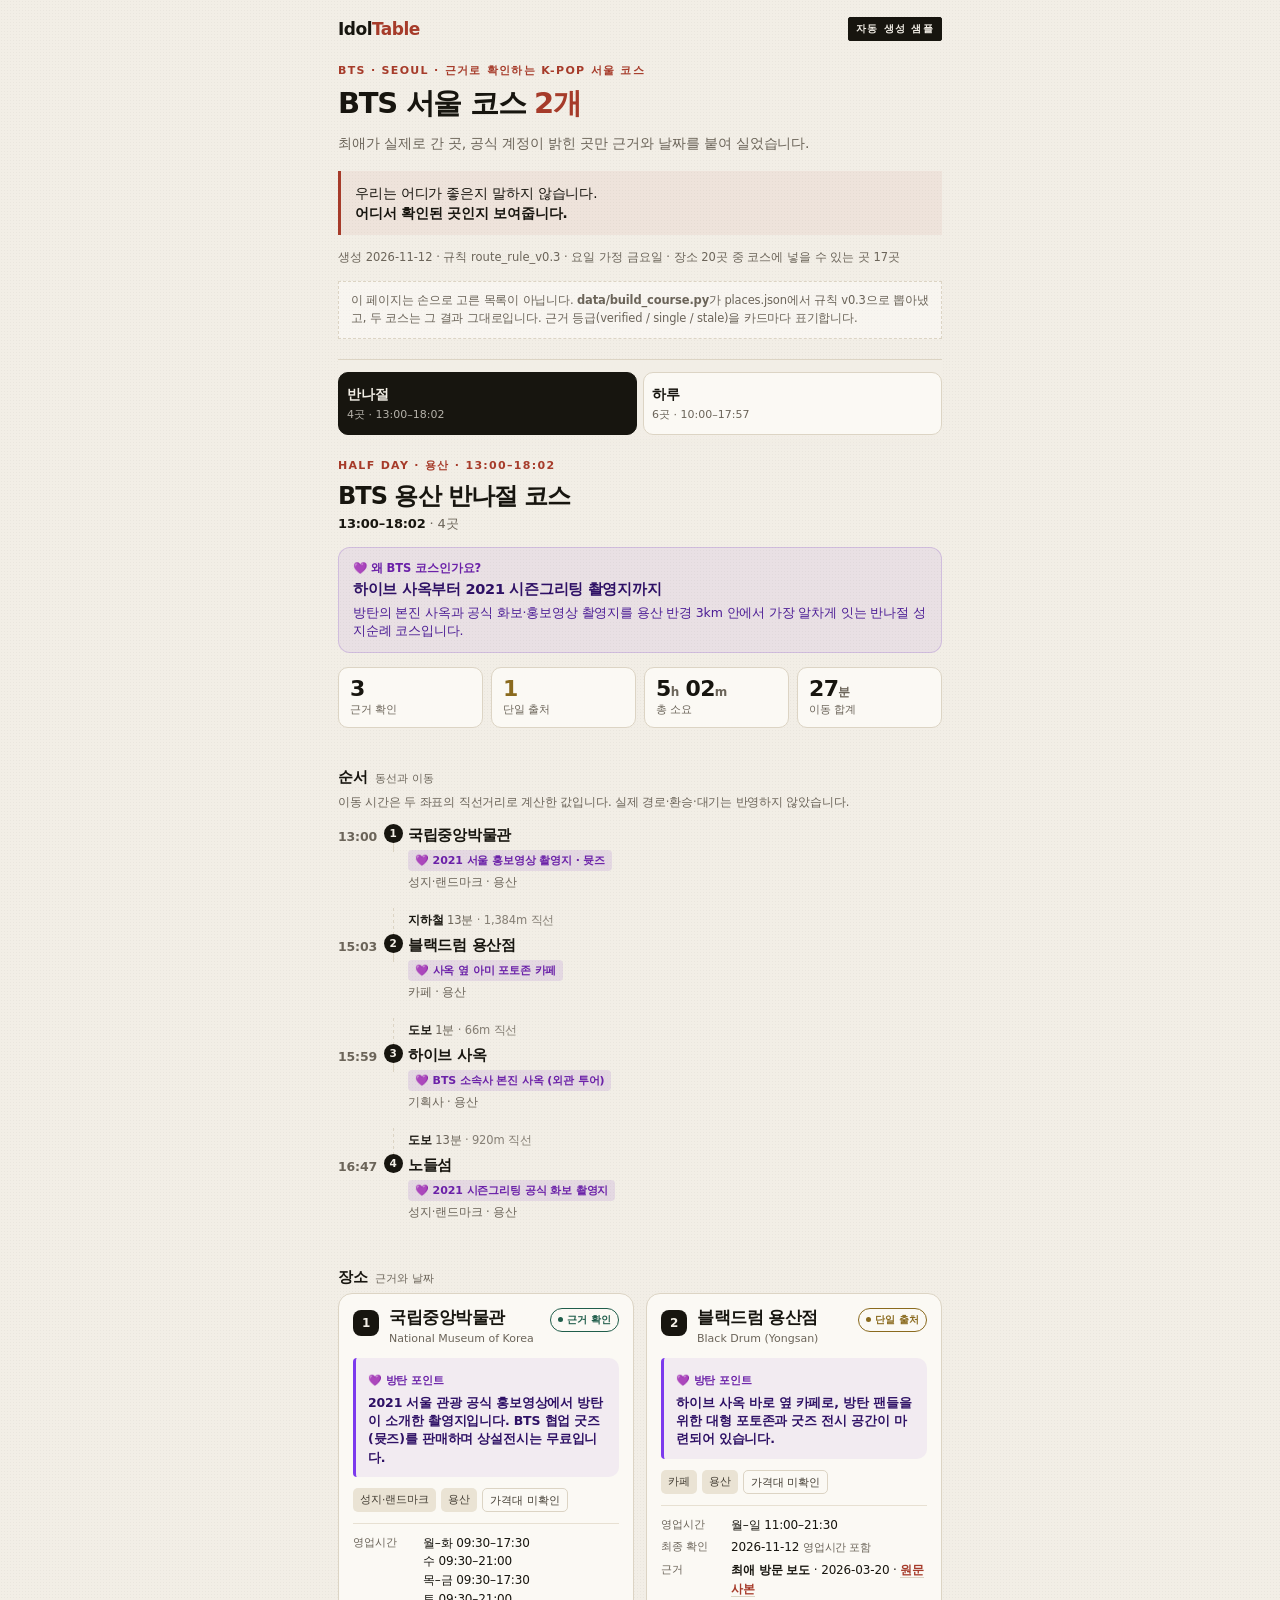
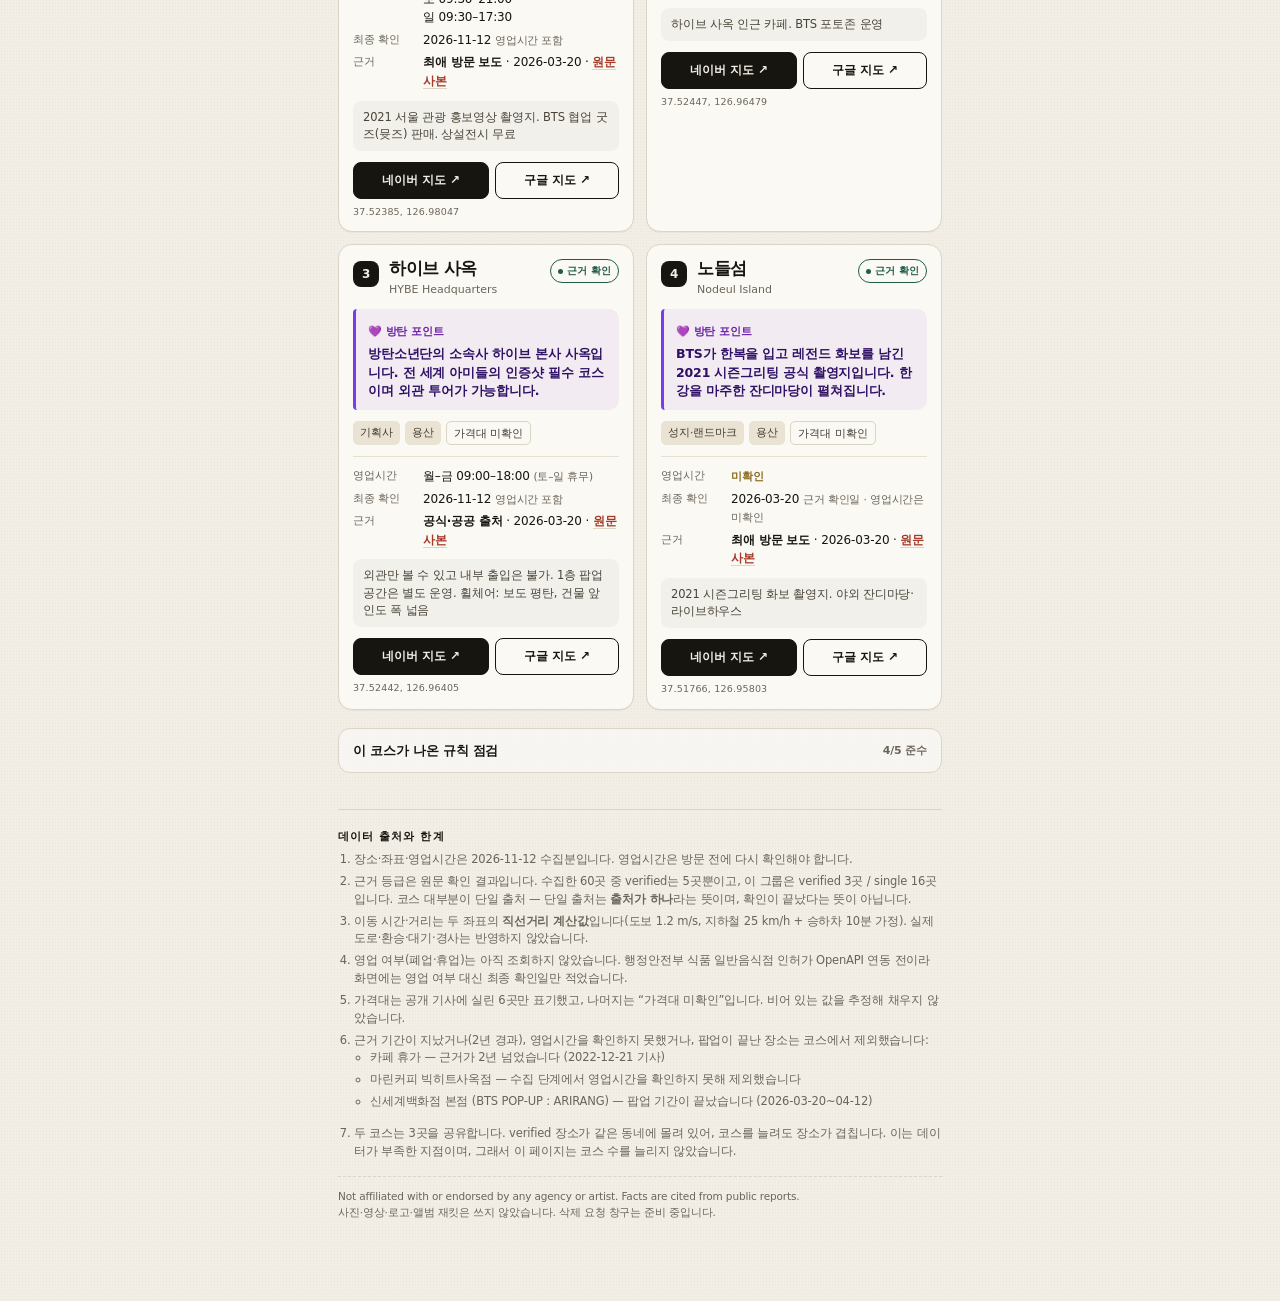
<file: sample-course-bts.html>
<!doctype html>
<html lang="ko">
<head>
<meta charset="utf-8">
<title>BTS 서울 코스 2개 — Idol Table (자동 생성 샘플)</title>
<meta name="viewport" content="width=device-width,initial-scale=1,viewport-fit=cover">
<meta name="theme-color" content="#f2eee6">
<meta name="color-scheme" content="light">
<meta name="robots" content="noindex">
<meta name="description" content="BTS 서울 반나절·하루 코스 자동 생성 샘플 — 장소 20곳 중 근거 확인 3곳, 근거와 날짜를 카드마다 표기. 2026-11-12 생성.">
<style>
:root{
  --paper:#f2eee6; --card:#fbf9f4; --ink:#17150f; --muted:#6b6459; --line:#dcd4c4;
  --line-soft:#e7e0d2; --brick:#a63b2a; --green:#1f5d4a; --amber:#8a6a1e; --chip:#eae3d4;
  --font: "Noto Sans CJK KR", -apple-system, BlinkMacSystemFont, "Apple SD Gothic Neo", "Pretendard", "Noto Sans KR", "Malgun Gothic", system-ui, sans-serif;
}
*{box-sizing:border-box}
html{-webkit-text-size-adjust:100%}
body{margin:0;background:var(--paper);color:var(--ink);font-family:var(--font);
  font-size:15px;line-height:1.55;letter-spacing:-0.01em;
  background-image:radial-gradient(rgba(23,21,15,.035) 1px, transparent 1px);
  background-size:3px 3px;}
a{color:inherit}
.wrap{max-width:430px;margin:0 auto;padding:0 18px 64px}

/* header */
.top{display:flex;align-items:center;justify-content:space-between;padding:16px 0 12px}
.brand{font-weight:800;letter-spacing:-0.03em;font-size:17px;text-decoration:none}
.brand span{color:var(--brick)}
.chip-sample{font-size:10px;letter-spacing:.14em;font-weight:700;border:1px solid var(--ink);
  padding:3px 7px;border-radius:2px;background:var(--ink);color:var(--paper)}

/* hero */
.hero{padding:8px 0 20px;border-bottom:1px solid var(--line)}
.eyebrow{margin:0 0 8px;font-size:11px;letter-spacing:.12em;text-transform:uppercase;color:var(--brick);font-weight:700}
h1{margin:0;font-size:29px;line-height:1.16;letter-spacing:-0.045em;font-weight:800}
h1 em{font-style:normal;color:var(--brick)}
.lede{margin:12px 0 0;color:var(--muted);font-size:14px}
.claim{margin:16px 0 0;padding:12px 14px;border-left:3px solid var(--brick);background:rgba(166,59,42,.06);
  font-size:13.5px;line-height:1.5}
.claim b{font-weight:700}
.metaline{margin:14px 0 0;font-size:11.5px;color:var(--muted);letter-spacing:0}
.nb{white-space:nowrap}
.sample-note{margin:14px 0 0;padding:10px 12px;border:1px dashed var(--line);font-size:11.5px;color:var(--muted);background:rgba(255,255,255,.4)}

/* tabs */
.tabs{position:sticky;top:0;z-index:5;display:flex;gap:6px;padding:12px 0;background:linear-gradient(var(--paper) 72%,rgba(242,238,230,0))}
.tabs button{flex:1;appearance:none;border:1px solid var(--line);background:var(--card);color:var(--ink);
  font:inherit;font-weight:700;font-size:13.5px;padding:11px 8px;border-radius:10px;cursor:pointer;
  display:flex;flex-direction:column;gap:1px;align-items:flex-start;transition:.15s}
.tabs button small{font-weight:500;color:var(--muted);font-size:11px}
.tabs button[aria-selected="true"]{background:var(--ink);color:var(--paper);border-color:var(--ink)}
.tabs button[aria-selected="true"] small{color:rgba(242,238,230,.72)}

/* course head */
.course-head{padding:10px 0 4px}
.course h2{margin:2px 0 4px;font-size:24px;letter-spacing:-0.04em;line-height:1.2}
.window{margin:0;color:var(--muted);font-size:13px}
.window b{color:var(--ink);font-variant-numeric:tabular-nums}

/* BTS highlights */
.course-theme{margin:12px 0 10px;padding:12px 14px;background:rgba(123,63,196,.08);border:1px solid rgba(123,63,196,.22);border-radius:12px}
.theme-tag{margin:0 0 3px;font-size:11.5px;font-weight:800;color:#6b21a8;letter-spacing:-.01em}
.theme-headline{margin:0 0 4px;font-size:14.5px;font-weight:800;color:#2e1065;letter-spacing:-.02em;line-height:1.35}
.theme-desc{margin:0;font-size:12.5px;color:#4c1d95;line-height:1.45}

.stats{display:grid;grid-template-columns:1fr 1fr;gap:8px;margin:14px 0 6px}
.stat{border:1px solid var(--line);border-radius:10px;background:var(--card);padding:9px 11px;
  display:flex;flex-direction:column}
.stat .n{font-size:22px;font-weight:800;letter-spacing:-0.03em;font-variant-numeric:tabular-nums;line-height:1.1}
.stat .n small{font-size:12px;font-weight:600;color:var(--muted)}
.stat .k{font-size:11px;color:var(--muted)}
.stat.single .n{color:var(--amber)}

h3.sec{display:flex;align-items:baseline;gap:8px;margin:28px 0 4px;font-size:15px;letter-spacing:-0.02em}
h3.sec span{font-size:11px;color:var(--muted);font-weight:500;letter-spacing:0}
.hint{margin:0 0 12px;font-size:11.5px;color:var(--muted)}

/* timeline */
.timeline{list-style:none;margin:0;padding:0}
.timeline .stop,.timeline .leg{display:grid;grid-template-columns:44px 22px 1fr;align-items:start}
.timeline .t{font-variant-numeric:tabular-nums;font-weight:700;font-size:12.5px;padding-top:3px;color:var(--muted)}
.timeline .rail{position:relative;display:flex;justify-content:center;min-height:26px}
.timeline .dot{width:19px;height:19px;border-radius:50%;background:var(--ink);color:var(--paper);
  font-size:10.5px;font-weight:700;display:flex;align-items:center;justify-content:center;z-index:1}
.timeline .stop:not(:last-child) .rail::after{content:"";position:absolute;top:19px;bottom:-2px;width:1px;background:var(--line)}
.timeline .body{padding:0 0 16px 4px}
.timeline .name{display:block;font-weight:700;font-size:15px;letter-spacing:-0.02em}
.timeline .bts-badge{display:inline-block;font-size:11px;font-weight:700;color:#6b21a8;background:rgba(123,63,196,.12);padding:2px 7px;border-radius:4px;margin:3px 0 2px;letter-spacing:-.01em}
.timeline .sub{display:block;font-size:11.5px;color:var(--muted);margin-top:1px}
.timeline .leg .leg-rail{position:relative;display:flex;justify-content:center}
.timeline .leg .leg-line{width:1px;height:26px;background:
  repeating-linear-gradient(to bottom,var(--line) 0 3px,transparent 3px 6px)}
.timeline .leg-body{font-size:11.5px;color:var(--muted);padding:4px 0 4px 4px}
.leg-mode{font-weight:700;color:var(--ink)}
.leg-dist{opacity:.8}

/* cards */
.cards{display:flex;flex-direction:column;gap:12px;margin-top:4px}
.card{background:var(--card);border:1px solid var(--line);border-radius:14px;padding:14px 14px 12px;
  position:relative;box-shadow:0 1px 0 rgba(23,21,15,.04)}
.card-head{display:flex;align-items:flex-start;gap:10px}
.stamp{flex:0 0 auto;width:26px;height:26px;border-radius:8px;background:var(--ink);color:var(--paper);
  display:flex;align-items:center;justify-content:center;font-size:12px;font-weight:700;margin-top:2px}
.titles{flex:1;min-width:0}
.card h3{margin:0;font-size:16.5px;letter-spacing:-0.03em;line-height:1.25}
.card .en{margin:1px 0 0;font-size:11px;color:var(--muted);letter-spacing:0}

.bts-callout{margin:11px 0 4px;padding:10px 12px;background:rgba(123,63,196,.07);border-left:3px solid #7c3aed;border-radius:4px 10px 10px 4px}
.bts-callout-tag{display:inline-block;font-size:11px;font-weight:800;color:#6b21a8;letter-spacing:-.01em}
.bts-callout-desc{margin:3px 0 0;font-size:12.5px;font-weight:600;color:#2e1065;line-height:1.45}

.grade{flex:0 0 auto;font-size:10px;font-weight:700;letter-spacing:.02em;padding:3px 7px;border-radius:20px;
  border:1px solid currentColor;display:inline-flex;align-items:center;gap:4px;white-space:nowrap}
.grade i{width:5px;height:5px;border-radius:50%;background:currentColor;display:block}
.grade.verified{color:var(--green)}
.grade.single{color:var(--amber)}
.grade.stale{color:var(--muted)}

.chips{display:flex;flex-wrap:wrap;gap:5px;margin:11px 0 0}
.chip{font-size:10.5px;background:var(--chip);border-radius:5px;padding:3px 7px;color:#413b31;letter-spacing:0}
.chip.price{background:transparent;border:1px solid var(--line)}
.pricenote{margin:3px 0 0;font-size:10px;color:var(--muted)}

.spec{display:grid;grid-template-columns:62px 1fr;gap:4px 8px;margin:11px 0 0;font-size:12px;
  border-top:1px solid var(--line-soft);padding-top:10px}
.spec dt{color:var(--muted);font-size:11px}
.spec dd{margin:0;font-variant-numeric:tabular-nums;min-width:0;overflow-wrap:anywhere}
.tiny{font-size:10.5px;color:var(--muted)}
.unk{font-size:10.5px;color:var(--amber);font-weight:600}
.evtype{font-weight:600}
.lnk{text-decoration:none;border-bottom:1px solid var(--line);color:var(--brick);font-weight:600}
.note{margin:10px 0 0;font-size:11.5px;color:#4a4438;background:rgba(23,21,15,.035);border-radius:8px;
  padding:8px 10px;line-height:1.5}
.maps{display:flex;flex-wrap:wrap;align-items:center;gap:6px;margin-top:11px}
.mapbtn{flex:1 1 auto;text-align:center;font-size:12px;font-weight:700;text-decoration:none;
  border:1px solid var(--ink);border-radius:8px;padding:8px 10px}
.mapbtn:first-child{background:var(--ink);color:var(--paper)}
.mapbtn:last-of-type{background:transparent}
.coord{flex:1 0 100%;font-size:9.5px;color:var(--muted);letter-spacing:.02em;font-variant-numeric:tabular-nums}

/* rules */
.rules{margin:18px 0 0;border:1px solid var(--line);border-radius:12px;background:rgba(255,255,255,.45)}
.rules summary{cursor:pointer;padding:12px 14px;font-size:12.5px;font-weight:700;display:flex;
  justify-content:space-between;align-items:center;gap:8px}
.cnt{font-weight:600;color:var(--muted);font-size:11px}
.rules table{width:100%;border-collapse:collapse;font-size:11.5px;margin:0 0 4px}
.rules th{text-align:left;color:var(--muted);font-weight:700;width:26px;padding:6px 0 6px 14px;vertical-align:top}
.rules td{padding:6px 14px 6px 6px;border-bottom:1px solid var(--line-soft)}
.rules td:last-child{width:64px;text-align:right;padding-right:14px}
.st{font-size:10px;font-weight:700;padding:2px 6px;border-radius:20px;white-space:nowrap}
.st.ok{color:var(--green);background:rgba(31,93,74,.1)}
.st.part{color:var(--amber);background:rgba(138,106,30,.12)}
.st.relax{color:var(--brick);background:rgba(166,59,42,.1)}
.exceptions{margin:4px 14px 14px;padding:10px 12px;border-radius:8px;background:rgba(166,59,42,.055);
  border:1px dashed rgba(166,59,42,.35)}
.ex-h{margin:0 0 6px;font-size:10.5px;font-weight:800;color:var(--brick);letter-spacing:.04em}
.exceptions ul{margin:0;padding-left:14px;font-size:11px;line-height:1.5}
.exceptions li+li{margin-top:6px}
.why{color:var(--muted)}

/* footer */
footer{margin-top:36px;border-top:1px solid var(--line);padding-top:18px;font-size:11.5px;color:var(--muted)}
footer h4{margin:0 0 6px;font-size:11px;letter-spacing:.1em;text-transform:uppercase;color:var(--ink)}
footer ol,footer ul{margin:0 0 14px;padding-left:16px;line-height:1.55}
footer li+li{margin-top:4px}
.legal{margin-top:16px;padding-top:12px;border-top:1px dashed var(--line);font-size:10.5px;line-height:1.5}
@media (min-width:520px){
  .wrap{max-width:640px;padding-bottom:80px}
  .stats{grid-template-columns:repeat(4,1fr)}
  .cards{display:grid;grid-template-columns:1fr 1fr}
}
</style>
</head>
<body>
<div class="wrap">

  <div class="top">
    <a class="brand" href="#">Idol<span>Table</span></a>
    <span class="chip-sample">자동 생성 샘플</span>
  </div>

  <section class="hero">
    <p class="eyebrow">BTS · Seoul · 근거로 확인하는 K-pop 서울 코스</p>
    <h1>BTS 서울 코스 <em>2개</em></h1>
    <p class="lede">최애가 실제로 간 곳, 공식 계정이 밝힌 곳만 근거와 날짜를 붙여 실었습니다.</p>
    <p class="claim">우리는 어디가 좋은지 말하지 않습니다.<br><b>어디서 확인된 곳인지 보여줍니다.</b></p>
    <p class="metaline">생성 2026-11-12 · 규칙 route_rule_v0.3 · 요일 가정 금요일 ·
      <span class="nb">장소 20곳</span> 중 <span class="nb">코스에 넣을 수 있는 곳 17곳</span></p>
    <p class="sample-note">이 페이지는 손으로 고른 목록이 아닙니다. <b>data/build_course.py</b>가
      places.json에서 규칙 v0.3으로 뽑아냈고, 두 코스는 그 결과 그대로입니다.
      근거 등급(verified / single / stale)을 카드마다 표기합니다.</p>
  </section>

  <div class="tabs" role="tablist" aria-label="코스 선택">
    <button role="tab" aria-selected="true" aria-controls="course-bts-half" data-target="bts-half"
      id="tab-bts-half">반나절 <small>4곳 · 13:00–18:02</small></button>
    <button role="tab" aria-selected="false" aria-controls="course-bts-full" data-target="bts-full"
      id="tab-bts-full">하루 <small>6곳 · 10:00–17:57</small></button>
  </div>

    <section class="course is-active" id="course-bts-half" data-course="bts-half" >
      <header class="course-head">
        <p class="eyebrow">Half day · 용산 · 13:00–18:02</p>
        <h2>BTS 용산 반나절 코스</h2>
        <p class="window"><b>13:00–18:02</b> · 4곳</p>
      <div class="course-theme">
        <p class="theme-tag">💜 왜 BTS 코스인가요?</p>
        <p class="theme-headline">하이브 사옥부터 2021 시즌그리팅 촬영지까지</p>
        <p class="theme-desc">방탄의 본진 사옥과 공식 화보·홍보영상 촬영지를 용산 반경 3km 안에서 가장 알차게 잇는 반나절 성지순례 코스입니다.</p>
      </div>
      <div class="stats">
        <div class="stat"><span class="n">3</span><span class="k">근거 확인</span></div>
        <div class="stat single"><span class="n">1</span><span class="k">단일 출처</span></div>
        <div class="stat wide"><span class="n">5<small>h</small> 02<small>m</small></span><span class="k">총 소요</span></div>
        <div class="stat wide"><span class="n">27<small>분</small></span><span class="k">이동 합계</span></div>
      </div>
      </header>

      <h3 class="sec">순서 <span>동선과 이동</span></h3>
      <p class="hint">이동 시간은 두 좌표의 직선거리로 계산한 값입니다. 실제 경로·환승·대기는 반영하지 않았습니다.</p>
      <ol class="timeline">
        <li class="stop">
          <span class="t">13:00</span>
          <span class="rail"><span class="dot">1</span></span>
          <span class="body">
            <span class="name">국립중앙박물관</span>
            <span class="bts-badge">💜 2021 서울 홍보영상 촬영지 · 뮷즈</span>
            <span class="sub">성지·랜드마크 · 용산</span>
          </span>
        </li>
        <li class="leg">
          <span class="leg-time"></span>
          <span class="leg-rail"><span class="leg-line"></span></span>
          <span class="leg-body"><span class="leg-mode">지하철</span> 13분 <span class="leg-dist">· 1,384m 직선</span></span>
        </li>
        <li class="stop">
          <span class="t">15:03</span>
          <span class="rail"><span class="dot">2</span></span>
          <span class="body">
            <span class="name">블랙드럼 용산점</span>
            <span class="bts-badge">💜 사옥 옆 아미 포토존 카페</span>
            <span class="sub">카페 · 용산</span>
          </span>
        </li>
        <li class="leg">
          <span class="leg-time"></span>
          <span class="leg-rail"><span class="leg-line"></span></span>
          <span class="leg-body"><span class="leg-mode">도보</span> 1분 <span class="leg-dist">· 66m 직선</span></span>
        </li>
        <li class="stop">
          <span class="t">15:59</span>
          <span class="rail"><span class="dot">3</span></span>
          <span class="body">
            <span class="name">하이브 사옥</span>
            <span class="bts-badge">💜 BTS 소속사 본진 사옥 (외관 투어)</span>
            <span class="sub">기획사 · 용산</span>
          </span>
        </li>
        <li class="leg">
          <span class="leg-time"></span>
          <span class="leg-rail"><span class="leg-line"></span></span>
          <span class="leg-body"><span class="leg-mode">도보</span> 13분 <span class="leg-dist">· 920m 직선</span></span>
        </li>
        <li class="stop">
          <span class="t">16:47</span>
          <span class="rail"><span class="dot">4</span></span>
          <span class="body">
            <span class="name">노들섬</span>
            <span class="bts-badge">💜 2021 시즌그리팅 공식 화보 촬영지</span>
            <span class="sub">성지·랜드마크 · 용산</span>
          </span>
        </li>
      </ol>

      <h3 class="sec">장소 <span>근거와 날짜</span></h3>
      <div class="cards">
      <article class="card" id="bts-nmk">
        <div class="card-head">
          <span class="stamp">1</span>
          <div class="titles">
            <h3>국립중앙박물관</h3>
            <p class="en">National Museum of Korea</p>
          </div>
          <span class="grade verified"><i></i>근거 확인</span>
        </div>

        <div class="bts-callout">
          <span class="bts-callout-tag">💜 방탄 포인트</span>
          <p class="bts-callout-desc">2021 서울 관광 공식 홍보영상에서 방탄이 소개한 촬영지입니다. BTS 협업 굿즈(뮷즈)를 판매하며 상설전시는 무료입니다.</p>
        </div>

        <div class="chips">
          <span class="chip">성지·랜드마크</span>
          <span class="chip">용산</span>
          <span class="chip price">가격대 미확인</span>
        </div>
        <p class="pricenote"></p>

        <dl class="spec">
          <dt>영업시간</dt><dd>월–화 09:30–17:30<br>수 09:30–21:00<br>목–금 09:30–17:30<br>토 09:30–21:00<br>일 09:30–17:30</dd>
          <dt>최종 확인</dt><dd>2026-11-12 <span class="tiny">영업시간 포함</span></dd>
          <dt>근거</dt><dd><span class="evtype">최애 방문 보도</span> · 2026-03-20 ·
            <a class="lnk" href="https://n.news.naver.com/article/022/0004114473" target="_blank" rel="noopener">원문</a> <a class="lnk" href="https://web.archive.org/web/20261112085911/https://n.news.naver.com/article/022/0004114473" target="_blank" rel="noopener">사본</a></dd>
        </dl>

        <p class="note">2021 서울 관광 홍보영상 촬영지. BTS 협업 굿즈(뮷즈) 판매. 상설전시 무료</p>

        <div class="maps">
          <a class="mapbtn" href="https://map.naver.com/p/search/%EA%B5%AD%EB%A6%BD%EC%A4%91%EC%95%99%EB%B0%95%EB%AC%BC%EA%B4%80" target="_blank" rel="noopener">네이버 지도 ↗</a>
          <a class="mapbtn" href="https://www.google.com/maps/search/?api=1&amp;query=37.523851,126.98047" target="_blank" rel="noopener">구글 지도 ↗</a>
          <span class="coord">37.52385, 126.98047</span>
        </div>
      </article>
      <article class="card" id="bts-black-drum">
        <div class="card-head">
          <span class="stamp">2</span>
          <div class="titles">
            <h3>블랙드럼 용산점</h3>
            <p class="en">Black Drum (Yongsan)</p>
          </div>
          <span class="grade single"><i></i>단일 출처</span>
        </div>

        <div class="bts-callout">
          <span class="bts-callout-tag">💜 방탄 포인트</span>
          <p class="bts-callout-desc">하이브 사옥 바로 옆 카페로, 방탄 팬들을 위한 대형 포토존과 굿즈 전시 공간이 마련되어 있습니다.</p>
        </div>

        <div class="chips">
          <span class="chip">카페</span>
          <span class="chip">용산</span>
          <span class="chip price">가격대 미확인</span>
        </div>
        <p class="pricenote"></p>

        <dl class="spec">
          <dt>영업시간</dt><dd>월–일 11:00–21:30</dd>
          <dt>최종 확인</dt><dd>2026-11-12 <span class="tiny">영업시간 포함</span></dd>
          <dt>근거</dt><dd><span class="evtype">최애 방문 보도</span> · 2026-03-20 ·
            <a class="lnk" href="https://n.news.naver.com/article/022/0004114473" target="_blank" rel="noopener">원문</a> <a class="lnk" href="https://web.archive.org/web/20261112085911/https://n.news.naver.com/article/022/0004114473" target="_blank" rel="noopener">사본</a></dd>
        </dl>

        <p class="note">하이브 사옥 인근 카페. BTS 포토존 운영</p>

        <div class="maps">
          <a class="mapbtn" href="https://map.naver.com/p/search/%EB%B8%94%EB%9E%99%EB%93%9C%EB%9F%BC%20%EC%9A%A9%EC%82%B0%EC%A0%90" target="_blank" rel="noopener">네이버 지도 ↗</a>
          <a class="mapbtn" href="https://www.google.com/maps/search/?api=1&amp;query=37.524471,126.964791" target="_blank" rel="noopener">구글 지도 ↗</a>
          <span class="coord">37.52447, 126.96479</span>
        </div>
      </article>
      <article class="card" id="bts-hybe-hq">
        <div class="card-head">
          <span class="stamp">3</span>
          <div class="titles">
            <h3>하이브 사옥</h3>
            <p class="en">HYBE Headquarters</p>
          </div>
          <span class="grade verified"><i></i>근거 확인</span>
        </div>

        <div class="bts-callout">
          <span class="bts-callout-tag">💜 방탄 포인트</span>
          <p class="bts-callout-desc">방탄소년단의 소속사 하이브 본사 사옥입니다. 전 세계 아미들의 인증샷 필수 코스이며 외관 투어가 가능합니다.</p>
        </div>

        <div class="chips">
          <span class="chip">기획사</span>
          <span class="chip">용산</span>
          <span class="chip price">가격대 미확인</span>
        </div>
        <p class="pricenote"></p>

        <dl class="spec">
          <dt>영업시간</dt><dd>월–금 09:00–18:00 <span class="tiny">(토–일 휴무)</span></dd>
          <dt>최종 확인</dt><dd>2026-11-12 <span class="tiny">영업시간 포함</span></dd>
          <dt>근거</dt><dd><span class="evtype">공식·공공 출처</span> · 2026-03-20 ·
            <a class="lnk" href="https://n.news.naver.com/article/022/0004114473" target="_blank" rel="noopener">원문</a> <a class="lnk" href="https://web.archive.org/web/20261112085911/https://n.news.naver.com/article/022/0004114473" target="_blank" rel="noopener">사본</a></dd>
        </dl>

        <p class="note">외관만 볼 수 있고 내부 출입은 불가. 1층 팝업 공간은 별도 운영. 휠체어: 보도 평탄, 건물 앞 인도 폭 넓음</p>

        <div class="maps">
          <a class="mapbtn" href="https://map.naver.com/p/search/%ED%95%98%EC%9D%B4%EB%B8%8C%20%EC%82%AC%EC%98%A5" target="_blank" rel="noopener">네이버 지도 ↗</a>
          <a class="mapbtn" href="https://www.google.com/maps/search/?api=1&amp;query=37.52442,126.96405" target="_blank" rel="noopener">구글 지도 ↗</a>
          <span class="coord">37.52442, 126.96405</span>
        </div>
      </article>
      <article class="card" id="bts-nodeul">
        <div class="card-head">
          <span class="stamp">4</span>
          <div class="titles">
            <h3>노들섬</h3>
            <p class="en">Nodeul Island</p>
          </div>
          <span class="grade verified"><i></i>근거 확인</span>
        </div>

        <div class="bts-callout">
          <span class="bts-callout-tag">💜 방탄 포인트</span>
          <p class="bts-callout-desc">BTS가 한복을 입고 레전드 화보를 남긴 2021 시즌그리팅 공식 촬영지입니다. 한강을 마주한 잔디마당이 펼쳐집니다.</p>
        </div>

        <div class="chips">
          <span class="chip">성지·랜드마크</span>
          <span class="chip">용산</span>
          <span class="chip price">가격대 미확인</span>
        </div>
        <p class="pricenote"></p>

        <dl class="spec">
          <dt>영업시간</dt><dd><span class="unk">미확인</span></dd>
          <dt>최종 확인</dt><dd>2026-03-20 <span class="tiny">근거 확인일 · 영업시간은 미확인</span></dd>
          <dt>근거</dt><dd><span class="evtype">최애 방문 보도</span> · 2026-03-20 ·
            <a class="lnk" href="https://n.news.naver.com/article/022/0004114473" target="_blank" rel="noopener">원문</a> <a class="lnk" href="https://web.archive.org/web/20261112085911/https://n.news.naver.com/article/022/0004114473" target="_blank" rel="noopener">사본</a></dd>
        </dl>

        <p class="note">2021 시즌그리팅 화보 촬영지. 야외 잔디마당·라이브하우스</p>

        <div class="maps">
          <a class="mapbtn" href="https://map.naver.com/p/search/%EB%85%B8%EB%93%A4%EC%84%AC" target="_blank" rel="noopener">네이버 지도 ↗</a>
          <a class="mapbtn" href="https://www.google.com/maps/search/?api=1&amp;query=37.51766,126.958034" target="_blank" rel="noopener">구글 지도 ↗</a>
          <span class="coord">37.51766, 126.95803</span>
        </div>
      </article>
      </div>

        <details class="rules">
          <summary>이 코스가 나온 규칙 점검 <span class="cnt">4/5 준수</span></summary>
          <table>
          <tr><th>R1</th><td>이동 상한(도보 15분·대중교통 20분)</td><td><span class="st ok">준수</span></td></tr>
          <tr><th>R2</th><td>도착 시각이 영업시간 안</td><td><span class="st part">부분 확인</span></td></tr>
          <tr><th>R3</th><td>활동 태그 2~3개</td><td><span class="st ok">준수</span></td></tr>
          <tr><th>R4</th><td>장소 수·식당·카페 포함</td><td><span class="st ok">준수</span></td></tr>
          <tr><th>R6</th><td>검증 우선·단일 출처 상한</td><td><span class="st ok">준수</span></td></tr>
          </table>
        <div class="exceptions">
          <p class="ex-h">규칙에서 벗어난 지점 — 왜</p>
          <ul>
          <li><b>R2 영업시간 확인</b> — 미확인 1곳 포함<br><span class="why">공공 공원·경기장으로 영업시간 데이터가 없음 — 상시 개방으로 단정하지 않고 미확인으로 표시</span></li>
          </ul>
        </div>
        </details>
    </section>
    <section class="course" id="course-bts-full" data-course="bts-full" hidden>
      <header class="course-head">
        <p class="eyebrow">Full day · 영등포 · 용산 · 10:00–17:57</p>
        <h2>BTS 용산 하루 코스</h2>
        <p class="window"><b>10:00–17:57</b> · 6곳</p>
      <div class="course-theme">
        <p class="theme-tag">💜 왜 BTS 코스인가요?</p>
        <p class="theme-headline">여의도 10주년 페스타부터 RM 단골 곱창집까지</p>
        <p class="theme-desc">아미 40만 명이 모였던 10주년 페스타 한강공원에서 출발해 하이브 사옥, 성지 분식점, 박물관, RM 방문 노포로 끝나는 풀데이 코스입니다.</p>
      </div>
      <div class="stats">
        <div class="stat"><span class="n">3</span><span class="k">근거 확인</span></div>
        <div class="stat single"><span class="n">3</span><span class="k">단일 출처</span></div>
        <div class="stat wide"><span class="n">7<small>h</small> 57<small>m</small></span><span class="k">총 소요</span></div>
        <div class="stat wide"><span class="n">56<small>분</small></span><span class="k">이동 합계</span></div>
      </div>
      </header>

      <h3 class="sec">순서 <span>동선과 이동</span></h3>
      <p class="hint">이동 시간은 두 좌표의 직선거리로 계산한 값입니다. 실제 경로·환승·대기는 반영하지 않았습니다.</p>
      <ol class="timeline">
        <li class="stop">
          <span class="t">10:00</span>
          <span class="rail"><span class="dot">1</span></span>
          <span class="body">
            <span class="name">여의도한강공원</span>
            <span class="bts-badge">💜 2023 데뷔 10주년 FESTA 메인 행사장</span>
            <span class="sub">성지·랜드마크 · 영등포</span>
          </span>
        </li>
        <li class="leg">
          <span class="leg-time"></span>
          <span class="leg-rail"><span class="leg-line"></span></span>
          <span class="leg-body"><span class="leg-mode">지하철</span> 15분 <span class="leg-dist">· 2,241m 직선</span></span>
        </li>
        <li class="stop">
          <span class="t">11:15</span>
          <span class="rail"><span class="dot">2</span></span>
          <span class="body">
            <span class="name">노들섬</span>
            <span class="bts-badge">💜 2021 시즌그리팅 공식 화보 촬영지</span>
            <span class="sub">성지·랜드마크 · 용산</span>
          </span>
        </li>
        <li class="leg">
          <span class="leg-time"></span>
          <span class="leg-rail"><span class="leg-line"></span></span>
          <span class="leg-body"><span class="leg-mode">도보</span> 13분 <span class="leg-dist">· 920m 직선</span></span>
        </li>
        <li class="stop">
          <span class="t">12:43</span>
          <span class="rail"><span class="dot">3</span></span>
          <span class="body">
            <span class="name">하이브 사옥</span>
            <span class="bts-badge">💜 BTS 소속사 본진 사옥 (외관 투어)</span>
            <span class="sub">기획사 · 용산</span>
          </span>
        </li>
        <li class="leg">
          <span class="leg-time"></span>
          <span class="leg-rail"><span class="leg-line"></span></span>
          <span class="leg-body"><span class="leg-mode">도보</span> 2분 <span class="leg-dist">· 171m 직선</span></span>
        </li>
        <li class="stop">
          <span class="t">13:21</span>
          <span class="rail"><span class="dot">4</span></span>
          <span class="body">
            <span class="name">슈퍼스타 떡볶이</span>
            <span class="sub">식당 · 용산</span>
          </span>
        </li>
        <li class="leg">
          <span class="leg-time"></span>
          <span class="leg-rail"><span class="leg-line"></span></span>
          <span class="leg-body"><span class="leg-mode">지하철</span> 13분 <span class="leg-dist">· 1,378m 직선</span></span>
        </li>
        <li class="stop">
          <span class="t">14:44</span>
          <span class="rail"><span class="dot">5</span></span>
          <span class="body">
            <span class="name">국립중앙박물관</span>
            <span class="bts-badge">💜 2021 서울 홍보영상 촬영지 · 뮷즈</span>
            <span class="sub">성지·랜드마크 · 용산</span>
          </span>
        </li>
        <li class="leg">
          <span class="leg-time"></span>
          <span class="leg-rail"><span class="leg-line"></span></span>
          <span class="leg-body"><span class="leg-mode">지하철</span> 13분 <span class="leg-dist">· 1,285m 직선</span></span>
        </li>
        <li class="stop">
          <span class="t">16:47</span>
          <span class="rail"><span class="dot">6</span></span>
          <span class="body">
            <span class="name">신림순대곱창볶음</span>
            <span class="bts-badge">💜 RM 방문 인증 삼각지 순대곱창 노포</span>
            <span class="sub">식당 · 용산 · 8,000–36,000원</span>
          </span>
        </li>
      </ol>

      <h3 class="sec">장소 <span>근거와 날짜</span></h3>
      <div class="cards">
      <article class="card" id="bts-yeouido">
        <div class="card-head">
          <span class="stamp">1</span>
          <div class="titles">
            <h3>여의도한강공원</h3>
            <p class="en">Yeouido Hangang Park</p>
          </div>
          <span class="grade single"><i></i>단일 출처</span>
        </div>

        <div class="bts-callout">
          <span class="bts-callout-tag">💜 방탄 포인트</span>
          <p class="bts-callout-desc">전 세계 아미 40만 명이 모였던 2023 데뷔 10주년 BTS FESTA 메인 이벤트가 열린 상징적인 한강공원입니다.</p>
        </div>

        <div class="chips">
          <span class="chip">성지·랜드마크</span>
          <span class="chip">영등포</span>
          <span class="chip price">가격대 미확인</span>
        </div>
        <p class="pricenote"></p>

        <dl class="spec">
          <dt>영업시간</dt><dd><span class="unk">미확인</span></dd>
          <dt>최종 확인</dt><dd>2025-11-25 <span class="tiny">근거 확인일 · 영업시간은 미확인</span></dd>
          <dt>근거</dt><dd><span class="evtype">공식·공공 출처</span> · 2025-11-25 ·
            <a class="lnk" href="https://english.visitseoul.net/editorspicks/BTS-Tour-eng/ENNjhj0gw" target="_blank" rel="noopener">원문</a> <a class="lnk" href="https://web.archive.org/web/20261112090049/https://english.visitseoul.net/editorspicks/BTS-Tour-eng/ENNjhj0gw" target="_blank" rel="noopener">사본</a></dd>
        </dl>

        <p class="note">2023 BTS 10주년 페스타 개최지. 공원 전체 무장애 동선</p>

        <div class="maps">
          <a class="mapbtn" href="https://map.naver.com/p/search/%EC%97%AC%EC%9D%98%EB%8F%84%ED%95%9C%EA%B0%95%EA%B3%B5%EC%9B%90" target="_blank" rel="noopener">네이버 지도 ↗</a>
          <a class="mapbtn" href="https://www.google.com/maps/search/?api=1&amp;query=37.526389,126.935129" target="_blank" rel="noopener">구글 지도 ↗</a>
          <span class="coord">37.52639, 126.93513</span>
        </div>
      </article>
      <article class="card" id="bts-nodeul">
        <div class="card-head">
          <span class="stamp">2</span>
          <div class="titles">
            <h3>노들섬</h3>
            <p class="en">Nodeul Island</p>
          </div>
          <span class="grade verified"><i></i>근거 확인</span>
        </div>

        <div class="bts-callout">
          <span class="bts-callout-tag">💜 방탄 포인트</span>
          <p class="bts-callout-desc">BTS가 한복을 입고 레전드 화보를 남긴 2021 시즌그리팅 공식 촬영지입니다. 한강을 마주한 잔디마당이 펼쳐집니다.</p>
        </div>

        <div class="chips">
          <span class="chip">성지·랜드마크</span>
          <span class="chip">용산</span>
          <span class="chip price">가격대 미확인</span>
        </div>
        <p class="pricenote"></p>

        <dl class="spec">
          <dt>영업시간</dt><dd><span class="unk">미확인</span></dd>
          <dt>최종 확인</dt><dd>2026-03-20 <span class="tiny">근거 확인일 · 영업시간은 미확인</span></dd>
          <dt>근거</dt><dd><span class="evtype">최애 방문 보도</span> · 2026-03-20 ·
            <a class="lnk" href="https://n.news.naver.com/article/022/0004114473" target="_blank" rel="noopener">원문</a> <a class="lnk" href="https://web.archive.org/web/20261112085911/https://n.news.naver.com/article/022/0004114473" target="_blank" rel="noopener">사본</a></dd>
        </dl>

        <p class="note">2021 시즌그리팅 화보 촬영지. 야외 잔디마당·라이브하우스</p>

        <div class="maps">
          <a class="mapbtn" href="https://map.naver.com/p/search/%EB%85%B8%EB%93%A4%EC%84%AC" target="_blank" rel="noopener">네이버 지도 ↗</a>
          <a class="mapbtn" href="https://www.google.com/maps/search/?api=1&amp;query=37.51766,126.958034" target="_blank" rel="noopener">구글 지도 ↗</a>
          <span class="coord">37.51766, 126.95803</span>
        </div>
      </article>
      <article class="card" id="bts-hybe-hq">
        <div class="card-head">
          <span class="stamp">3</span>
          <div class="titles">
            <h3>하이브 사옥</h3>
            <p class="en">HYBE Headquarters</p>
          </div>
          <span class="grade verified"><i></i>근거 확인</span>
        </div>

        <div class="bts-callout">
          <span class="bts-callout-tag">💜 방탄 포인트</span>
          <p class="bts-callout-desc">방탄소년단의 소속사 하이브 본사 사옥입니다. 전 세계 아미들의 인증샷 필수 코스이며 외관 투어가 가능합니다.</p>
        </div>

        <div class="chips">
          <span class="chip">기획사</span>
          <span class="chip">용산</span>
          <span class="chip price">가격대 미확인</span>
        </div>
        <p class="pricenote"></p>

        <dl class="spec">
          <dt>영업시간</dt><dd>월–금 09:00–18:00 <span class="tiny">(토–일 휴무)</span></dd>
          <dt>최종 확인</dt><dd>2026-11-12 <span class="tiny">영업시간 포함</span></dd>
          <dt>근거</dt><dd><span class="evtype">공식·공공 출처</span> · 2026-03-20 ·
            <a class="lnk" href="https://n.news.naver.com/article/022/0004114473" target="_blank" rel="noopener">원문</a> <a class="lnk" href="https://web.archive.org/web/20261112085911/https://n.news.naver.com/article/022/0004114473" target="_blank" rel="noopener">사본</a></dd>
        </dl>

        <p class="note">외관만 볼 수 있고 내부 출입은 불가. 1층 팝업 공간은 별도 운영. 휠체어: 보도 평탄, 건물 앞 인도 폭 넓음</p>

        <div class="maps">
          <a class="mapbtn" href="https://map.naver.com/p/search/%ED%95%98%EC%9D%B4%EB%B8%8C%20%EC%82%AC%EC%98%A5" target="_blank" rel="noopener">네이버 지도 ↗</a>
          <a class="mapbtn" href="https://www.google.com/maps/search/?api=1&amp;query=37.52442,126.96405" target="_blank" rel="noopener">구글 지도 ↗</a>
          <span class="coord">37.52442, 126.96405</span>
        </div>
      </article>
      <article class="card" id="bts-superstar">
        <div class="card-head">
          <span class="stamp">4</span>
          <div class="titles">
            <h3>슈퍼스타 떡볶이</h3>
            <p class="en">Superstar Tteokbokki</p>
          </div>
          <span class="grade single"><i></i>단일 출처</span>
        </div>

        <div class="bts-callout">
          <span class="bts-callout-tag">💜 방탄 포인트</span>
          <p class="bts-callout-desc">하이브 사옥 인근. BTS 관련 포토존·굿즈로 꾸며진 즉석떡볶이집</p>
        </div>

        <div class="chips">
          <span class="chip">식당</span>
          <span class="chip">용산</span>
          <span class="chip price">가격대 미확인</span>
        </div>
        <p class="pricenote"></p>

        <dl class="spec">
          <dt>영업시간</dt><dd>월–일 11:00–22:00</dd>
          <dt>최종 확인</dt><dd>2026-11-12 <span class="tiny">영업시간 포함</span></dd>
          <dt>근거</dt><dd><span class="evtype">최애 방문 보도</span> · 2026-03-20 ·
            <a class="lnk" href="https://n.news.naver.com/article/022/0004114473" target="_blank" rel="noopener">원문</a> <a class="lnk" href="https://web.archive.org/web/20261112085911/https://n.news.naver.com/article/022/0004114473" target="_blank" rel="noopener">사본</a></dd>
        </dl>

        <p class="note">하이브 사옥 인근. BTS 관련 포토존·굿즈로 꾸며진 즉석떡볶이집</p>

        <div class="maps">
          <a class="mapbtn" href="https://map.naver.com/p/search/%EC%8A%88%ED%8D%BC%EC%8A%A4%ED%83%80%20%EB%96%A1%EB%B3%B6%EC%9D%B4" target="_blank" rel="noopener">네이버 지도 ↗</a>
          <a class="mapbtn" href="https://www.google.com/maps/search/?api=1&amp;query=37.525745,126.965026" target="_blank" rel="noopener">구글 지도 ↗</a>
          <span class="coord">37.52575, 126.96503</span>
        </div>
      </article>
      <article class="card" id="bts-nmk">
        <div class="card-head">
          <span class="stamp">5</span>
          <div class="titles">
            <h3>국립중앙박물관</h3>
            <p class="en">National Museum of Korea</p>
          </div>
          <span class="grade verified"><i></i>근거 확인</span>
        </div>

        <div class="bts-callout">
          <span class="bts-callout-tag">💜 방탄 포인트</span>
          <p class="bts-callout-desc">2021 서울 관광 공식 홍보영상에서 방탄이 소개한 촬영지입니다. BTS 협업 굿즈(뮷즈)를 판매하며 상설전시는 무료입니다.</p>
        </div>

        <div class="chips">
          <span class="chip">성지·랜드마크</span>
          <span class="chip">용산</span>
          <span class="chip price">가격대 미확인</span>
        </div>
        <p class="pricenote"></p>

        <dl class="spec">
          <dt>영업시간</dt><dd>월–화 09:30–17:30<br>수 09:30–21:00<br>목–금 09:30–17:30<br>토 09:30–21:00<br>일 09:30–17:30</dd>
          <dt>최종 확인</dt><dd>2026-11-12 <span class="tiny">영업시간 포함</span></dd>
          <dt>근거</dt><dd><span class="evtype">최애 방문 보도</span> · 2026-03-20 ·
            <a class="lnk" href="https://n.news.naver.com/article/022/0004114473" target="_blank" rel="noopener">원문</a> <a class="lnk" href="https://web.archive.org/web/20261112085911/https://n.news.naver.com/article/022/0004114473" target="_blank" rel="noopener">사본</a></dd>
        </dl>

        <p class="note">2021 서울 관광 홍보영상 촬영지. BTS 협업 굿즈(뮷즈) 판매. 상설전시 무료</p>

        <div class="maps">
          <a class="mapbtn" href="https://map.naver.com/p/search/%EA%B5%AD%EB%A6%BD%EC%A4%91%EC%95%99%EB%B0%95%EB%AC%BC%EA%B4%80" target="_blank" rel="noopener">네이버 지도 ↗</a>
          <a class="mapbtn" href="https://www.google.com/maps/search/?api=1&amp;query=37.523851,126.98047" target="_blank" rel="noopener">구글 지도 ↗</a>
          <span class="coord">37.52385, 126.98047</span>
        </div>
      </article>
      <article class="card" id="bts-samgakji">
        <div class="card-head">
          <span class="stamp">6</span>
          <div class="titles">
            <h3>신림순대곱창볶음</h3>
            <p class="en">Samgakji Sillim Sundae Bokkeum</p>
          </div>
          <span class="grade single"><i></i>단일 출처</span>
        </div>

        <div class="bts-callout">
          <span class="bts-callout-tag">💜 방탄 포인트</span>
          <p class="bts-callout-desc">RM이 실제로 찾아 식사하고 간 삼각지 로컬 맛집입니다. 매장 안에 RM 방문 인증 사진이 게시되어 있습니다.</p>
        </div>

        <div class="chips">
          <span class="chip">식당</span>
          <span class="chip">용산</span>
          <span class="chip price">8,000–36,000원</span>
        </div>
        <p class="pricenote"><span class="tiny">기사 2026-03-20 기준 메뉴 가격</span></p>

        <dl class="spec">
          <dt>영업시간</dt><dd>월–일 16:00–03:00</dd>
          <dt>최종 확인</dt><dd>2026-11-12 <span class="tiny">영업시간 포함</span></dd>
          <dt>근거</dt><dd><span class="evtype">최애 방문 보도</span> · 2026-03-20 ·
            <a class="lnk" href="https://www.koreaherald.com/article/10698046" target="_blank" rel="noopener">원문</a> <a class="lnk" href="https://web.archive.org/web/20261112085117/https://www.koreaherald.com/article/10698046" target="_blank" rel="noopener">사본</a></dd>
        </dl>

        <p class="note">RM 방문, 매장에 사진 게시. 저녁 16시 이후 영업</p>

        <div class="maps">
          <a class="mapbtn" href="https://map.naver.com/p/search/%EC%8B%A0%EB%A6%BC%EC%88%9C%EB%8C%80%EA%B3%B1%EC%B0%BD%EB%B3%B6%EC%9D%8C" target="_blank" rel="noopener">네이버 지도 ↗</a>
          <a class="mapbtn" href="https://www.google.com/maps/search/?api=1&amp;query=37.533926,126.973323" target="_blank" rel="noopener">구글 지도 ↗</a>
          <span class="coord">37.53393, 126.97332</span>
        </div>
      </article>
      </div>

        <details class="rules">
          <summary>이 코스가 나온 규칙 점검 <span class="cnt">3/5 준수</span></summary>
          <table>
          <tr><th>R1</th><td>이동 상한(도보 15분·대중교통 20분)</td><td><span class="st ok">준수</span></td></tr>
          <tr><th>R2</th><td>도착 시각이 영업시간 안</td><td><span class="st part">부분 확인</span></td></tr>
          <tr><th>R3</th><td>활동 태그 2~3개</td><td><span class="st ok">준수</span></td></tr>
          <tr><th>R4</th><td>장소 수·식당·카페 포함</td><td><span class="st ok">준수</span></td></tr>
          <tr><th>R6</th><td>검증 우선·단일 출처 상한</td><td><span class="st relax">완화</span></td></tr>
          </table>
        <div class="exceptions">
          <p class="ex-h">규칙에서 벗어난 지점 — 왜</p>
          <ul>
          <li><b>R6 단일 출처 상한(코스당 1곳)</b> — single 3곳<br><span class="why">BTS verified 장소가 3곳뿐이라 6곳 코스를 만들면 verified를 모두 넣어도 single이 3곳 이상 필요</span></li>
          <li><b>R2 영업시간 확인</b> — 미확인 2곳 포함<br><span class="why">공공 공원·경기장으로 영업시간 데이터가 없음 — 상시 개방으로 단정하지 않고 미확인으로 표시</span></li>
          </ul>
        </div>
        </details>
    </section>

  <footer>
    <h4>데이터 출처와 한계</h4>
    <ol>
      <li>장소·좌표·영업시간은 2026-11-12 수집분입니다. 영업시간은 방문 전에 다시 확인해야 합니다.</li>
      <li>근거 등급은 원문 확인 결과입니다. 수집한 60곳 중 verified는 5곳뿐이고,
        이 그룹은 verified 3곳 / single 16곳입니다.
        코스 대부분이 단일 출처 — 단일 출처는 <b>출처가 하나</b>라는 뜻이며, 확인이 끝났다는 뜻이 아닙니다.</li>
      <li>이동 시간·거리는 두 좌표의 <b>직선거리 계산값</b>입니다(도보 1.2 m/s, 지하철 25 km/h + 승하차 10분 가정).
        실제 도로·환승·대기·경사는 반영하지 않았습니다.</li>
      <li>영업 여부(폐업·휴업)는 아직 조회하지 않았습니다. 행정안전부 식품 일반음식점 인허가 OpenAPI 연동 전이라
        화면에는 영업 여부 대신 최종 확인일만 적었습니다.</li>
      <li>가격대는 공개 기사에 실린 6곳만 표기했고, 나머지는 “가격대 미확인”입니다. 비어 있는 값을 추정해 채우지 않았습니다.</li>
      <li>근거 기간이 지났거나(2년 경과), 영업시간을 확인하지 못했거나, 팝업이 끝난 장소는 코스에서 제외했습니다:
        <ul>
            <li>카페 휴가 — 근거가 2년 넘었습니다 (2022-12-21 기사)</li>
            <li>마린커피 빅히트사옥점 — 수집 단계에서 영업시간을 확인하지 못해 제외했습니다</li>
            <li>신세계백화점 본점 (BTS POP-UP : ARIRANG) — 팝업 기간이 끝났습니다 (2026-03-20~04-12)</li>
        </ul>
      </li>
      <li>두 코스는 3곳을 공유합니다. verified 장소가 같은 동네에 몰려 있어, 코스를 늘려도 장소가 겹칩니다.
        이는 데이터가 부족한 지점이며, 그래서 이 페이지는 코스 수를 늘리지 않았습니다.</li>
    </ol>
    <div class="legal">
      Not affiliated with or endorsed by any agency or artist. Facts are cited from public reports.<br>
      사진·영상·로고·앨범 재킷은 쓰지 않았습니다. 삭제 요청 창구는 준비 중입니다.
    </div>
  </footer>
</div>

<script>
(function(){
  var tabs = Array.prototype.slice.call(document.querySelectorAll('.tabs button'));
  function select(id){
    tabs.forEach(function(b){ b.setAttribute('aria-selected', String(b.dataset.target === id)); });
    document.querySelectorAll('.course').forEach(function(s){
      var on = s.dataset.course === id;
      s.hidden = !on;
      s.classList.toggle('is-active', on);
    });
  }
  tabs.forEach(function(b){ b.addEventListener('click', function(){ select(b.dataset.target); }); });
})();
</script>
</body>
</html>
</file>
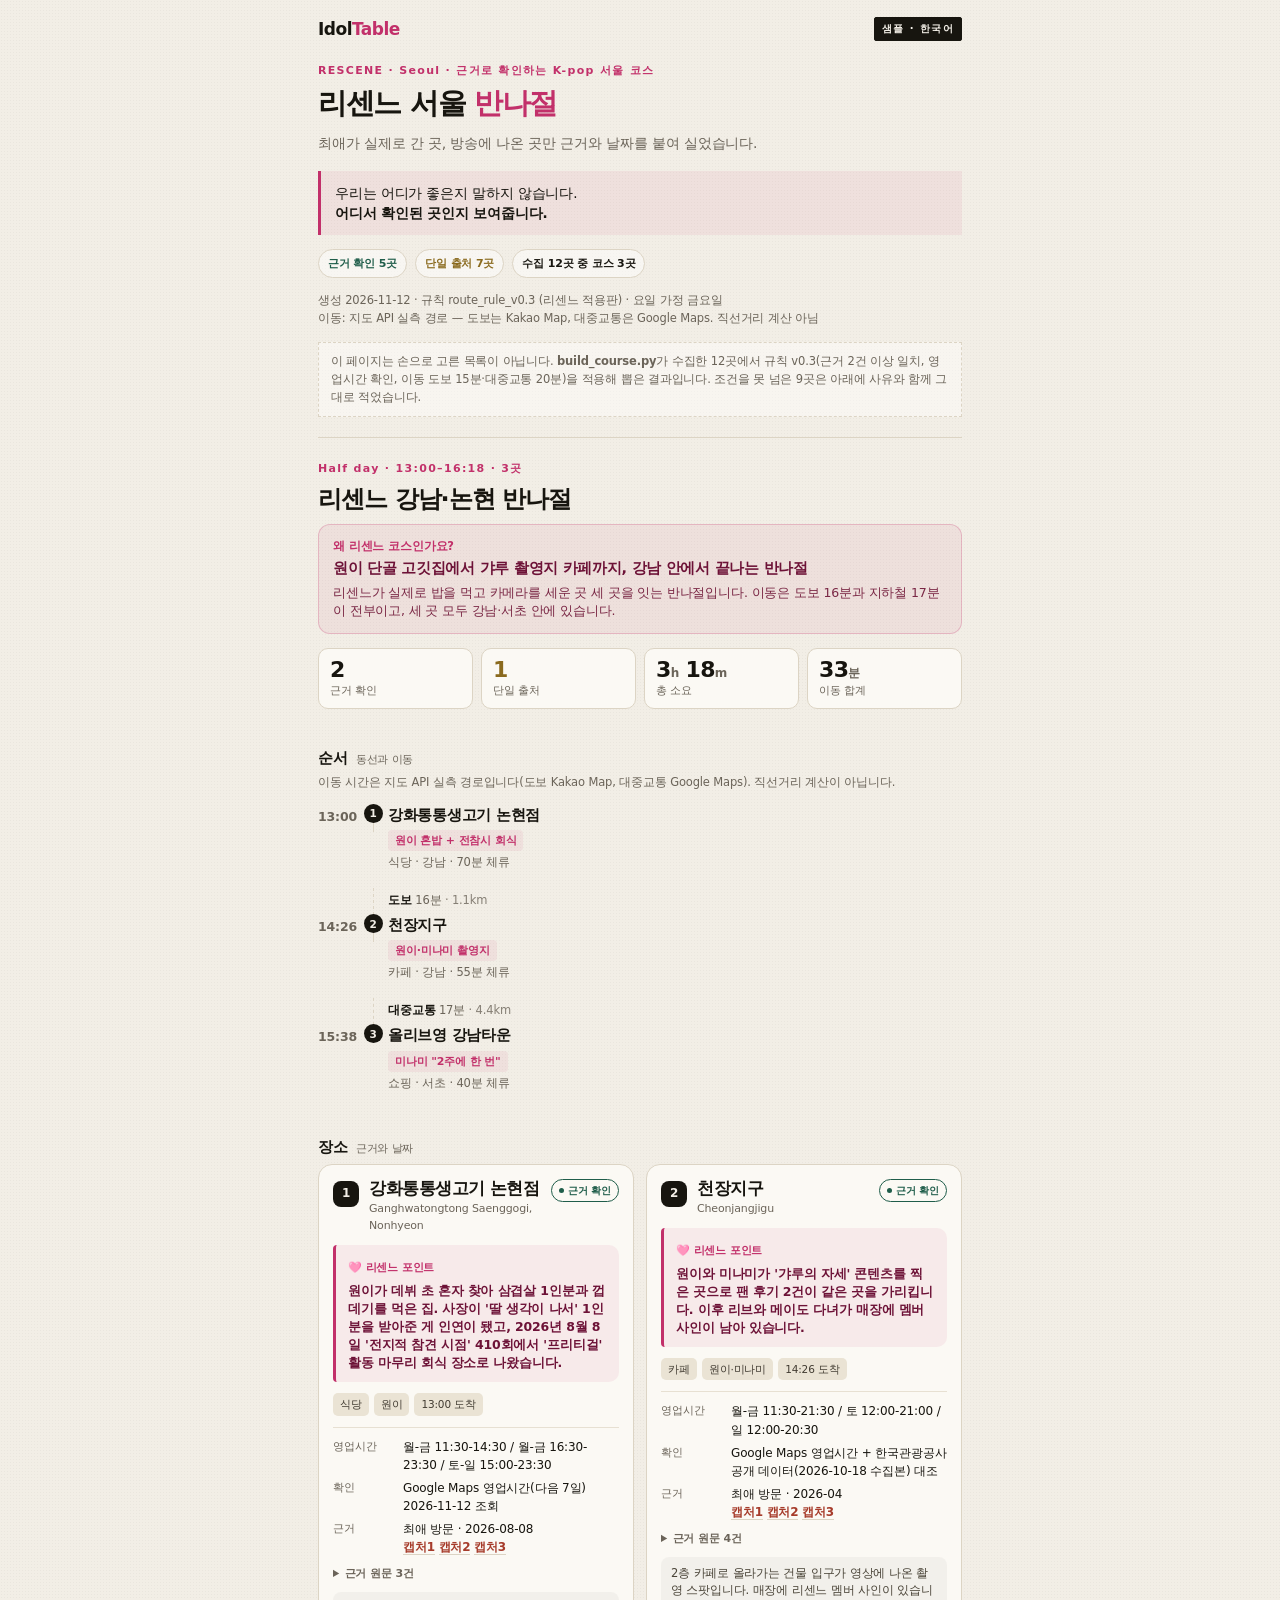
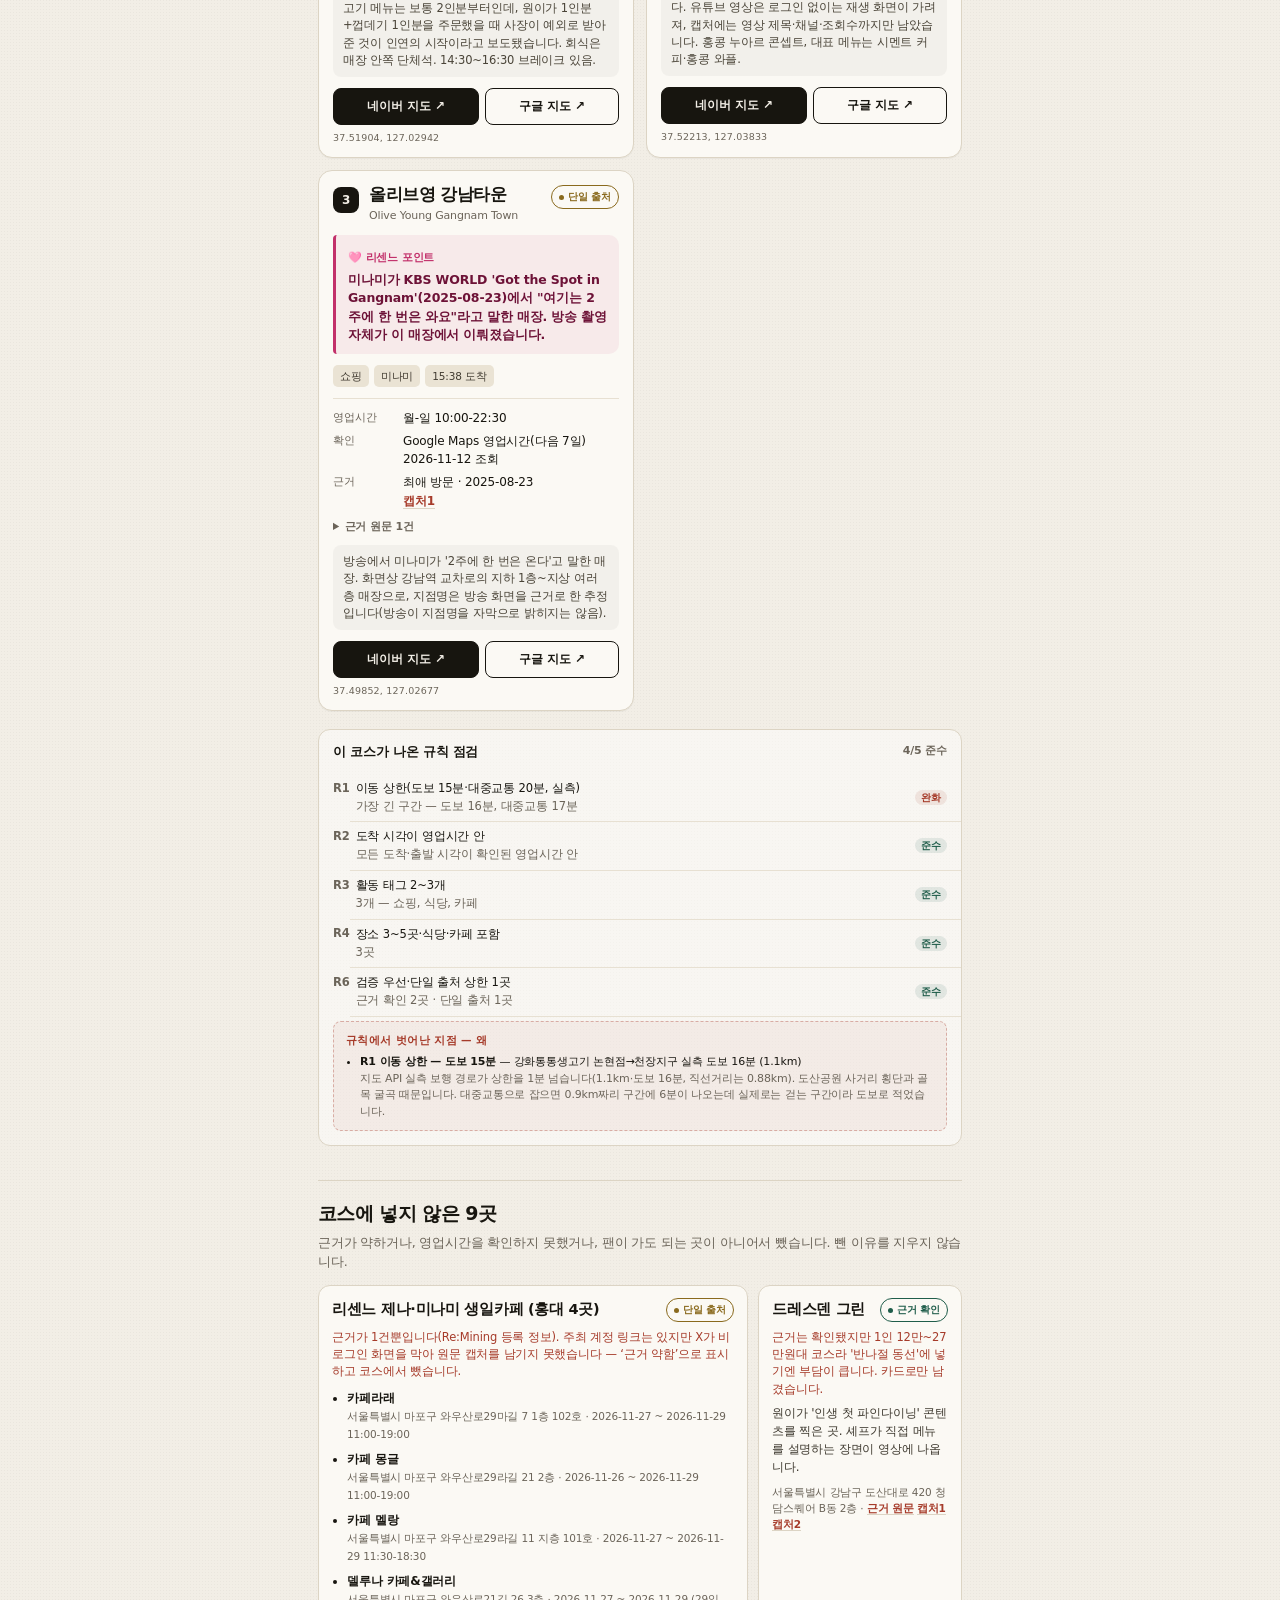
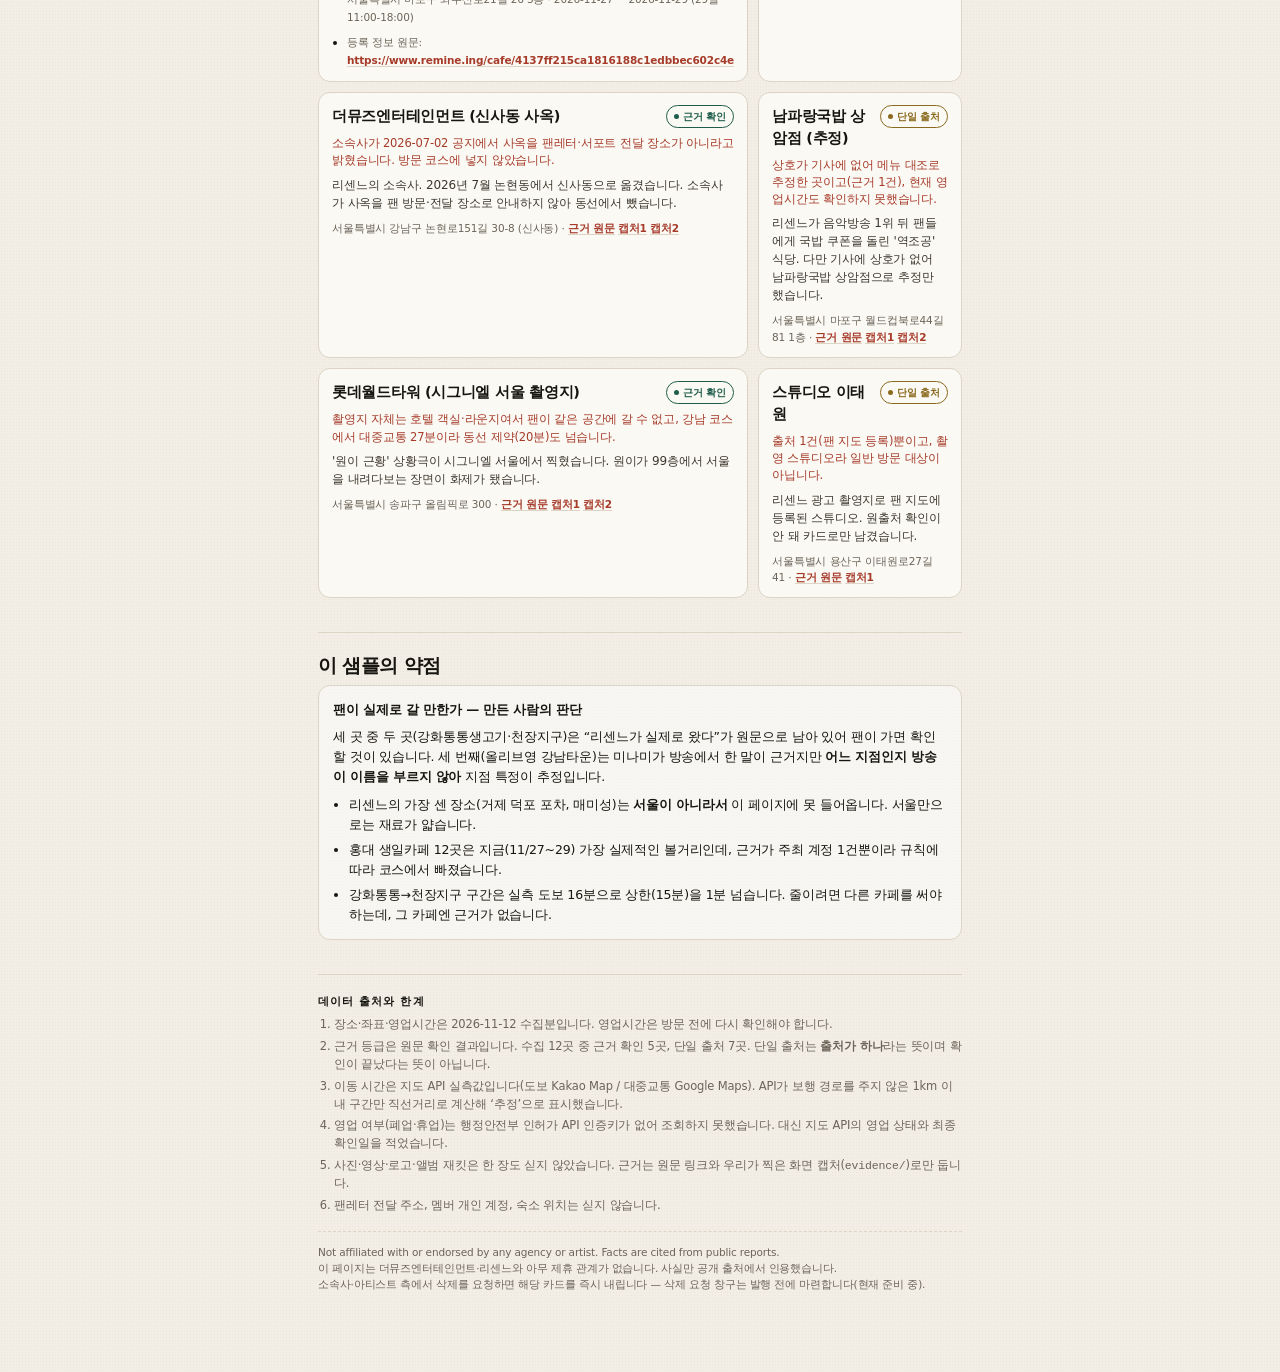
<file: sample-rescene.html>
<!doctype html>
<html lang="ko">
<head>
<meta charset="utf-8">
<title>리센느 서울 코스 — Idol Table (샘플)</title>
<meta name="viewport" content="width=device-width,initial-scale=1,viewport-fit=cover">
<meta name="theme-color" content="#f2eee6">
<meta name="color-scheme" content="light">
<meta name="robots" content="noindex">
<meta name="description" content="리센느(RESCENE) 서울 반나절 코스 샘플 — 수집 12곳 중 근거 확인 5곳, 장소마다 근거 원문과 확인 날짜 표기. 2026-11-12 생성.">
<style>
:root{
  --paper:#f2eee6; --card:#fbf9f4; --ink:#17150f; --muted:#6b6459; --line:#dcd4c4;
  --line-soft:#e7e0d2; --brick:#a63b2a; --rose:#c2306a; --rose-bg:rgba(194,48,106,.07);
  --green:#1f5d4a; --amber:#8a6a1e; --chip:#eae3d4;
  --font:"Noto Sans CJK KR",-apple-system,BlinkMacSystemFont,"Apple SD Gothic Neo","Pretendard","Noto Sans KR","Malgun Gothic",system-ui,sans-serif;
}
*{box-sizing:border-box}
html{-webkit-text-size-adjust:100%}
body{margin:0;background:var(--paper);color:var(--ink);font-family:var(--font);font-size:15px;line-height:1.55;
  letter-spacing:-0.01em;background-image:radial-gradient(rgba(23,21,15,.035) 1px,transparent 1px);background-size:3px 3px}
a{color:inherit}
.wrap{max-width:430px;margin:0 auto;padding:0 18px 64px}
.top{display:flex;align-items:center;justify-content:space-between;padding:16px 0 12px}
.brand{font-weight:800;letter-spacing:-0.03em;font-size:17px;text-decoration:none}
.brand span{color:var(--rose)}
.tag{font-size:10px;letter-spacing:.14em;font-weight:700;border:1px solid var(--ink);padding:3px 7px;border-radius:2px;background:var(--ink);color:var(--paper)}
.hero{padding:8px 0 20px;border-bottom:1px solid var(--line)}
.eyebrow{margin:0 0 8px;font-size:11px;letter-spacing:.12em;color:var(--rose);font-weight:700}
h1{margin:0;font-size:29px;line-height:1.16;letter-spacing:-0.045em;font-weight:800}
h1 em{font-style:normal;color:var(--rose)}
.lede{margin:12px 0 0;color:var(--muted);font-size:14px}
.claim{margin:16px 0 0;padding:12px 14px;border-left:3px solid var(--rose);background:var(--rose-bg);font-size:13.5px;line-height:1.5}
.claim b{font-weight:700}
.metaline{margin:14px 0 0;font-size:11.5px;color:var(--muted)}
.nb{white-space:nowrap}
.gradeline{display:flex;gap:8px;margin:14px 0 0;flex-wrap:wrap}
.gchip{font-size:11px;font-weight:700;padding:5px 9px;border-radius:20px;border:1px solid var(--line);background:rgba(255,255,255,.5)}
.gchip.v{color:var(--green)}
.gchip.s{color:var(--amber)}
.sample-note{margin:14px 0 0;padding:10px 12px;border:1px dashed var(--line);font-size:11.5px;color:var(--muted);background:rgba(255,255,255,.4)}
.course-head{padding:22px 0 4px}
.course h2{margin:2px 0 10px;font-size:24px;letter-spacing:-0.04em;line-height:1.2}
.theme{margin:6px 0 12px;padding:13px 14px;background:var(--rose-bg);border:1px solid rgba(194,48,106,.24);border-radius:12px}
.theme-tag{margin:0 0 3px;font-size:11.5px;font-weight:800;color:var(--rose)}
.theme-headline{margin:0 0 5px;font-size:14.5px;font-weight:800;color:#6d1237;line-height:1.35;letter-spacing:-.02em}
.theme-desc{margin:0;font-size:12.5px;color:#7a2745;line-height:1.45}
.stats{display:grid;grid-template-columns:1fr 1fr;gap:8px;margin:14px 0 6px}
.stat{border:1px solid var(--line);border-radius:10px;background:var(--card);padding:9px 11px;display:flex;flex-direction:column}
.stat .n{font-size:22px;font-weight:800;letter-spacing:-0.03em;line-height:1.1;font-variant-numeric:tabular-nums}
.stat .n small{font-size:12px;font-weight:600;color:var(--muted)}
.stat .k{font-size:11px;color:var(--muted)}
.stat.single .n{color:var(--amber)}
h3.sec{display:flex;align-items:baseline;gap:8px;margin:28px 0 4px;font-size:15px}
h3.sec span{font-size:11px;color:var(--muted);font-weight:500}
.hint{margin:0 0 12px;font-size:11.5px;color:var(--muted)}
.timeline{list-style:none;margin:0;padding:0}
.timeline .stop,.timeline .leg{display:grid;grid-template-columns:44px 22px 1fr;align-items:start}
.timeline .t{font-variant-numeric:tabular-nums;font-weight:700;font-size:12.5px;padding-top:3px;color:var(--muted)}
.timeline .rail{position:relative;display:flex;justify-content:center;min-height:26px}
.timeline .dot{width:19px;height:19px;border-radius:50%;background:var(--ink);color:var(--paper);font-size:10.5px;font-weight:700;display:flex;align-items:center;justify-content:center;z-index:1}
.timeline .stop:not(:last-child) .rail::after{content:"";position:absolute;top:19px;bottom:-2px;width:1px;background:var(--line)}
.timeline .body{padding:0 0 16px 4px}
.timeline .name{display:block;font-weight:700;font-size:15px;letter-spacing:-0.02em}
.timeline .badge{display:inline-block;font-size:11px;font-weight:700;color:var(--rose);background:var(--rose-bg);padding:2px 7px;border-radius:4px;margin:3px 0 2px}
.timeline .sub{display:block;font-size:11.5px;color:var(--muted);margin-top:1px}
.timeline .leg .leg-rail{display:flex;justify-content:center}
.timeline .leg .leg-line{width:1px;height:26px;background:repeating-linear-gradient(to bottom,var(--line) 0 3px,transparent 3px 6px)}
.timeline .leg-body{font-size:11.5px;color:var(--muted);padding:4px 0 4px 4px}
.leg-mode{font-weight:700;color:var(--ink)}
.leg-dist{opacity:.8}
.cards{display:flex;flex-direction:column;gap:12px;margin-top:4px}
.card{background:var(--card);border:1px solid var(--line);border-radius:14px;padding:14px 14px 12px;box-shadow:0 1px 0 rgba(23,21,15,.04)}
.card-head{display:flex;align-items:flex-start;gap:10px}
.stamp{flex:0 0 auto;width:26px;height:26px;border-radius:8px;background:var(--ink);color:var(--paper);display:flex;align-items:center;justify-content:center;font-size:12px;font-weight:700;margin-top:2px}
.titles{flex:1;min-width:0}
.card h3{margin:0;font-size:16.5px;letter-spacing:-0.03em;line-height:1.25}
.card .en{margin:1px 0 0;font-size:11px;color:var(--muted)}
.callout{margin:11px 0 4px;padding:10px 12px;background:var(--rose-bg);border-left:3px solid var(--rose);border-radius:4px 10px 10px 4px}
.callout-tag{display:inline-block;font-size:11px;font-weight:800;color:var(--rose)}
.callout-desc{margin:3px 0 0;font-size:12.5px;font-weight:600;color:#6d1237;line-height:1.45}
.grade{flex:0 0 auto;font-size:10px;font-weight:700;padding:3px 7px;border-radius:20px;border:1px solid currentColor;display:inline-flex;align-items:center;gap:4px;white-space:nowrap}
.grade i{width:5px;height:5px;border-radius:50%;background:currentColor;display:block}
.grade.verified{color:var(--green)}
.grade.single{color:var(--amber)}
.grade.stale{color:var(--muted)}
.chips{display:flex;flex-wrap:wrap;gap:5px;margin:11px 0 0}
.chip{font-size:10.5px;background:var(--chip);border-radius:5px;padding:3px 7px;color:#413b31}
.spec{display:grid;grid-template-columns:62px 1fr;gap:4px 8px;margin:11px 0 0;font-size:12px;border-top:1px solid var(--line-soft);padding-top:10px}
.spec dt{color:var(--muted);font-size:11px}
.spec dd{margin:0;font-variant-numeric:tabular-nums;overflow-wrap:anywhere}
.tiny{font-size:10.5px;color:var(--muted)}
.unk{font-size:10.5px;color:var(--amber);font-weight:600}
.evtype{font-weight:600}
.lnk{text-decoration:none;border-bottom:1px solid var(--line);color:var(--brick);font-weight:600}
.evlist{margin:8px 0 0;font-size:11px}
.evlist summary{cursor:pointer;color:var(--muted);font-weight:700}
.evlist ul{margin:6px 0 0;padding-left:16px}
.evlist li+li{margin-top:6px}
.note{margin:10px 0 0;font-size:11.5px;color:#4a4438;background:rgba(23,21,15,.035);border-radius:8px;padding:8px 10px;line-height:1.5}
.maps{display:flex;flex-wrap:wrap;align-items:center;gap:6px;margin-top:11px}
.mapbtn{flex:1 1 auto;text-align:center;font-size:12px;font-weight:700;text-decoration:none;border:1px solid var(--ink);border-radius:8px;padding:8px 10px}
.mapbtn:first-child{background:var(--ink);color:var(--paper)}
.coord{flex:1 0 100%;font-size:9.5px;color:var(--muted);letter-spacing:.02em;font-variant-numeric:tabular-nums}
.rules{margin:18px 0 0;border:1px solid var(--line);border-radius:12px;background:rgba(255,255,255,.45)}
.rules summary{cursor:pointer;padding:12px 14px;font-size:12.5px;font-weight:700;display:flex;justify-content:space-between;gap:8px}
.cnt{font-weight:600;color:var(--muted);font-size:11px}
.rules table{width:100%;border-collapse:collapse;font-size:11.5px}
.rules th{text-align:left;color:var(--muted);width:26px;padding:6px 0 6px 14px;vertical-align:top}
.rules td{padding:6px 14px 6px 6px;border-bottom:1px solid var(--line-soft)}
.rules td:last-child{width:56px;text-align:right;padding-right:14px}
.st{font-size:10px;font-weight:700;padding:2px 6px;border-radius:20px;white-space:nowrap}
.st.ok{color:var(--green);background:rgba(31,93,74,.1)}
.st.relax{color:var(--brick);background:rgba(166,59,42,.1)}
.exceptions{margin:4px 14px 14px;padding:10px 12px;border-radius:8px;background:rgba(166,59,42,.055);border:1px dashed rgba(166,59,42,.35)}
.ex-h{margin:0 0 6px;font-size:10.5px;font-weight:800;color:var(--brick);letter-spacing:.04em}
.exceptions ul{margin:0;padding-left:14px;font-size:11px;line-height:1.5}
.exceptions li+li{margin-top:6px}
.why{color:var(--muted)}
.section{margin-top:34px;border-top:1px solid var(--line);padding-top:18px}
.section h2{margin:0 0 4px;font-size:19px;letter-spacing:-.03em}
.section .sub{margin:0 0 14px;font-size:12.5px;color:var(--muted)}
.xcards{display:flex;flex-direction:column;gap:10px}
.xlist{margin:8px 0 0;padding-left:15px;font-size:12px;line-height:1.5}
.xlist li+li{margin-top:7px}
.xlist b{font-weight:700}
.xcard{background:var(--card);border:1px solid var(--line);border-radius:12px;padding:12px 13px}
.xhead{display:flex;justify-content:space-between;align-items:flex-start;gap:8px}
.xcard h3{margin:0;font-size:14.5px;letter-spacing:-.02em}
.xwhy{margin:7px 0 0;font-size:11.5px;color:var(--brick);line-height:1.5}
.xpoint{margin:6px 0 0;font-size:12px;color:#3d382e;line-height:1.5}
.xtiny{margin:8px 0 0;font-size:10.5px;color:var(--muted)}
.verdict{margin:0;padding:14px;border:1px solid var(--line);border-radius:12px;background:rgba(255,255,255,.5);font-size:12.5px;line-height:1.6}
.verdict .vtitle{display:block;margin-bottom:7px;font-size:13px;font-weight:800}
.verdict b{font-weight:800}
.verdict ul{margin:8px 0 0;padding-left:16px}
.verdict li+li{margin-top:5px}
footer{margin-top:34px;border-top:1px solid var(--line);padding-top:18px;font-size:11.5px;color:var(--muted)}
footer h4{margin:0 0 6px;font-size:11px;letter-spacing:.1em;color:var(--ink)}
footer ol,footer ul{margin:0 0 14px;padding-left:16px;line-height:1.55}
footer li+li{margin-top:4px}
.legal{margin-top:16px;padding-top:12px;border-top:1px dashed var(--line);font-size:10.5px;line-height:1.55}
@media (min-width:520px){
  .wrap{max-width:680px;padding-bottom:80px}
  .stats{grid-template-columns:repeat(4,1fr)}
  .cards{display:grid;grid-template-columns:1fr 1fr}
  .xcards{display:grid;grid-template-columns:1fr 1fr}
}
</style>
</head>
<body>
<div class="wrap">

  <div class="top">
    <a class="brand" href="#">Idol<span>Table</span></a>
    <span class="tag">샘플 · 한국어</span>
  </div>

  <section class="hero">
    <p class="eyebrow">RESCENE · Seoul · 근거로 확인하는 K-pop 서울 코스</p>
    <h1>리센느 서울 <em>반나절</em></h1>
    <p class="lede">최애가 실제로 간 곳, 방송에 나온 곳만 근거와 날짜를 붙여 실었습니다.</p>
    <p class="claim">우리는 어디가 좋은지 말하지 않습니다.<br><b>어디서 확인된 곳인지 보여줍니다.</b></p>
    <div class="gradeline">
      <span class="gchip v">근거 확인 5곳</span>
      <span class="gchip s">단일 출처 7곳</span>
      <span class="gchip">수집 12곳 중 코스 3곳</span>
    </div>
    <p class="metaline">생성 2026-11-12 · 규칙 route_rule_v0.3 (리센느 적용판) · 요일 가정 금요일<br>
      이동: 지도 API 실측 경로 — 도보는 Kakao Map, 대중교통은 Google Maps. 직선거리 계산 아님</p>
    <p class="sample-note">이 페이지는 손으로 고른 목록이 아닙니다. <b>build_course.py</b>가 수집한 12곳에서
      규칙 v0.3(근거 2건 이상 일치, 영업시간 확인, 이동 도보 15분·대중교통 20분)을 적용해 뽑은 결과입니다.
      조건을 못 넘은 9곳은 아래에 사유와 함께 그대로 적었습니다.</p>
  </section>

    <section class="course">
      <header class="course-head">
        <p class="eyebrow">Half day · 13:00–16:18 · 3곳</p>
        <h2>리센느 강남·논현 반나절</h2>
        <div class="theme">
          <p class="theme-tag">왜 리센느 코스인가요?</p>
          <p class="theme-headline">원이 단골 고깃집에서 갸루 촬영지 카페까지, 강남 안에서 끝나는 반나절</p>
          <p class="theme-desc">리센느가 실제로 밥을 먹고 카메라를 세운 곳 세 곳을 잇는 반나절입니다. 이동은 도보 16분과 지하철 17분이 전부이고, 세 곳 모두 강남·서초 안에 있습니다.</p>
        </div>
        <div class="stats">
          <div class="stat"><span class="n">2</span><span class="k">근거 확인</span></div>
          <div class="stat single"><span class="n">1</span><span class="k">단일 출처</span></div>
          <div class="stat wide"><span class="n">3<small>h</small> 18<small>m</small></span><span class="k">총 소요</span></div>
          <div class="stat wide"><span class="n">33<small>분</small></span><span class="k">이동 합계</span></div>
        </div>
      </header>

      <h3 class="sec">순서 <span>동선과 이동</span></h3>
      <p class="hint">이동 시간은 지도 API 실측 경로입니다(도보 Kakao Map, 대중교통 Google Maps). 직선거리 계산이 아닙니다.</p>
      <ol class="timeline">
        <li class="stop">
          <span class="t">13:00</span>
          <span class="rail"><span class="dot">1</span></span>
          <span class="body">
            <span class="name">강화통통생고기 논현점</span>
            <span class="badge">원이 혼밥 + 전참시 회식</span>
            <span class="sub">식당 · 강남 · 70분 체류</span>
          </span>
        </li>
        <li class="leg">
          <span class="leg-time"></span>
          <span class="leg-rail"><span class="leg-line"></span></span>
          <span class="leg-body"><span class="leg-mode">도보</span> 16분
            <span class="leg-dist">· 1.1km</span></span>
        </li>
        <li class="stop">
          <span class="t">14:26</span>
          <span class="rail"><span class="dot">2</span></span>
          <span class="body">
            <span class="name">천장지구</span>
            <span class="badge">원이·미나미 촬영지</span>
            <span class="sub">카페 · 강남 · 55분 체류</span>
          </span>
        </li>
        <li class="leg">
          <span class="leg-time"></span>
          <span class="leg-rail"><span class="leg-line"></span></span>
          <span class="leg-body"><span class="leg-mode">대중교통</span> 17분
            <span class="leg-dist">· 4.4km</span></span>
        </li>
        <li class="stop">
          <span class="t">15:38</span>
          <span class="rail"><span class="dot">3</span></span>
          <span class="body">
            <span class="name">올리브영 강남타운</span>
            <span class="badge">미나미 &quot;2주에 한 번&quot;</span>
            <span class="sub">쇼핑 · 서초 · 40분 체류</span>
          </span>
        </li>
      </ol>

      <h3 class="sec">장소 <span>근거와 날짜</span></h3>
      <div class="cards">
      <article class="card" id="rescene-ganghwatongtong">
        <div class="card-head">
          <span class="stamp">1</span>
          <div class="titles">
            <h3>강화통통생고기 논현점</h3>
            <p class="en">Ganghwatongtong Saenggogi, Nonhyeon</p>
          </div>
          <span class="grade verified"><i></i>근거 확인</span>
        </div>
        <div class="callout">
          <span class="callout-tag">🩷 리센느 포인트</span>
          <p class="callout-desc">원이가 데뷔 초 혼자 찾아 삼겹살 1인분과 껍데기를 먹은 집. 사장이 &#x27;딸 생각이 나서&#x27; 1인분을 받아준 게 인연이 됐고, 2026년 8월 8일 &#x27;전지적 참견 시점&#x27; 410회에서 &#x27;프리티걸&#x27; 활동 마무리 회식 장소로 나왔습니다.</p>
        </div>
        <div class="chips">
          <span class="chip">식당</span>
          <span class="chip">원이</span>
          <span class="chip">13:00 도착</span>
        </div>
        <dl class="spec">
          <dt>영업시간</dt><dd>월-금 11:30-14:30 / 월-금 16:30-23:30 / 토-일 15:00-23:30</dd>
          <dt>확인</dt><dd>Google Maps 영업시간(다음 7일) 2026-11-12 조회</dd>
          <dt>근거</dt><dd>최애 방문 · 2026-08-08<br><a class="lnk" href="evidence/rescene-ganghwatongtong/2026-11-12_1.png" target="_blank" rel="noopener">캡처1</a> <a class="lnk" href="evidence/rescene-ganghwatongtong/2026-11-12_2.png" target="_blank" rel="noopener">캡처2</a> <a class="lnk" href="evidence/rescene-ganghwatongtong/2026-11-12_3.png" target="_blank" rel="noopener">캡처3</a></dd>
        </dl>
        <details class="evlist"><summary>근거 원문 3건</summary><ul><li><span class="evtype">bnt뉴스 · 전참시 410회 단골 고깃집(2026-08-09)</span><br><a class="lnk" href="https://www.bntnews.co.kr/article/view/bnt202608090015" target="_blank" rel="noopener">https://www.bntnews.co.kr/article/view/bnt202608090015</a></li><li><span class="evtype">머니투데이 · 원이 혼밥과 사장님 인연(2026-07-10)</span><br><a class="lnk" href="https://www.mt.co.kr/entertainment/2026/07/10/2026071016225771417" target="_blank" rel="noopener">https://www.mt.co.kr/entertainment/2026/07/10/2026071016225771417</a></li><li><span class="evtype">상호·주소 확인용 팬 정리 글(2026-08-09)</span><br><a class="lnk" href="https://rjfdjtj.tistory.com/1145" target="_blank" rel="noopener">https://rjfdjtj.tistory.com/1145</a></li></ul></details>
        <p class="note">고기 메뉴는 보통 2인분부터인데, 원이가 1인분+껍데기 1인분을 주문했을 때 사장이 예외로 받아준 것이 인연의 시작이라고 보도됐습니다. 회식은 매장 안쪽 단체석. 14:30~16:30 브레이크 있음.</p>
        <div class="maps">
          <a class="mapbtn" href="https://map.naver.com/p/search/%EA%B0%95%ED%99%94%ED%86%B5%ED%86%B5%EC%83%9D%EA%B3%A0%EA%B8%B0%20%EB%85%BC%ED%98%84%EC%A0%90" target="_blank" rel="noopener">네이버 지도 ↗</a>
          <a class="mapbtn" href="https://www.google.com/maps/search/?api=1&amp;query=37.5190402,127.0294246" target="_blank" rel="noopener">구글 지도 ↗</a>
          <span class="coord">37.51904, 127.02942</span>
        </div>
      </article>
      <article class="card" id="rescene-cheonjangjigu">
        <div class="card-head">
          <span class="stamp">2</span>
          <div class="titles">
            <h3>천장지구</h3>
            <p class="en">Cheonjangjigu</p>
          </div>
          <span class="grade verified"><i></i>근거 확인</span>
        </div>
        <div class="callout">
          <span class="callout-tag">🩷 리센느 포인트</span>
          <p class="callout-desc">원이와 미나미가 &#x27;갸루의 자세&#x27; 콘텐츠를 찍은 곳으로 팬 후기 2건이 같은 곳을 가리킵니다. 이후 리브와 메이도 다녀가 매장에 멤버 사인이 남아 있습니다.</p>
        </div>
        <div class="chips">
          <span class="chip">카페</span>
          <span class="chip">원이·미나미</span>
          <span class="chip">14:26 도착</span>
        </div>
        <dl class="spec">
          <dt>영업시간</dt><dd>월-금 11:30-21:30 / 토 12:00-21:00 / 일 12:00-20:30</dd>
          <dt>확인</dt><dd>Google Maps 영업시간 + 한국관광공사 공개 데이터(2026-10-18 수집본) 대조</dd>
          <dt>근거</dt><dd>최애 방문 · 2026-04<br><a class="lnk" href="evidence/rescene-cheonjangjigu/2026-11-12_1.png" target="_blank" rel="noopener">캡처1</a> <a class="lnk" href="evidence/rescene-cheonjangjigu/2026-11-12_2.png" target="_blank" rel="noopener">캡처2</a> <a class="lnk" href="evidence/rescene-cheonjangjigu/2026-11-12_3.png" target="_blank" rel="noopener">캡처3</a></dd>
        </dl>
        <details class="evlist"><summary>근거 원문 4건</summary><ul><li><span class="evtype">원이 채널 &#x27;갸루의 자세에 대해서 배워보았습니다&#x27; (유튜브, 577만 회·7개월 전 표기)</span><br><a class="lnk" href="https://www.youtube.com/watch?v=heifaIjlSUc" target="_blank" rel="noopener">https://www.youtube.com/watch?v=heifaIjlSUc</a></li><li><span class="evtype">팬 후기 ① · 영상 속 카페 방문, 멤버 사인(2026-07-01)</span><br><a class="lnk" href="https://m.blog.naver.com/baba101203/224330943589" target="_blank" rel="noopener">https://m.blog.naver.com/baba101203/224330943589</a></li><li><span class="evtype">팬 후기 ② · &#x27;리센느도 다녀간&#x27; 카페 소개</span><br><a class="lnk" href="https://m.blog.naver.com/mint8864/224379639204" target="_blank" rel="noopener">https://m.blog.naver.com/mint8864/224379639204</a></li><li><span class="evtype">한국관광공사 공개 데이터 · 영업시간</span><br><a class="lnk" href="https://www.ktriptips.com/kor/food/4057278" target="_blank" rel="noopener">https://www.ktriptips.com/kor/food/4057278</a></li></ul></details>
        <p class="note">2층 카페로 올라가는 건물 입구가 영상에 나온 촬영 스팟입니다. 매장에 리센느 멤버 사인이 있습니다. 유튜브 영상은 로그인 없이는 재생 화면이 가려져, 캡처에는 영상 제목·채널·조회수까지만 남았습니다. 홍콩 누아르 콘셉트, 대표 메뉴는 시멘트 커피·홍콩 와플.</p>
        <div class="maps">
          <a class="mapbtn" href="https://map.naver.com/p/search/%EC%B2%9C%EC%9E%A5%EC%A7%80%EA%B5%AC" target="_blank" rel="noopener">네이버 지도 ↗</a>
          <a class="mapbtn" href="https://www.google.com/maps/search/?api=1&amp;query=37.5221261,127.038334" target="_blank" rel="noopener">구글 지도 ↗</a>
          <span class="coord">37.52213, 127.03833</span>
        </div>
      </article>
      <article class="card" id="rescene-oliveyoung-gangnam">
        <div class="card-head">
          <span class="stamp">3</span>
          <div class="titles">
            <h3>올리브영 강남타운</h3>
            <p class="en">Olive Young Gangnam Town</p>
          </div>
          <span class="grade single"><i></i>단일 출처</span>
        </div>
        <div class="callout">
          <span class="callout-tag">🩷 리센느 포인트</span>
          <p class="callout-desc">미나미가 KBS WORLD &#x27;Got the Spot in Gangnam&#x27;(2025-08-23)에서 &quot;여기는 2주에 한 번은 와요&quot;라고 말한 매장. 방송 촬영 자체가 이 매장에서 이뤄졌습니다.</p>
        </div>
        <div class="chips">
          <span class="chip">쇼핑</span>
          <span class="chip">미나미</span>
          <span class="chip">15:38 도착</span>
        </div>
        <dl class="spec">
          <dt>영업시간</dt><dd>월-일 10:00-22:30</dd>
          <dt>확인</dt><dd>Google Maps 영업시간(다음 7일) 2026-11-12 조회</dd>
          <dt>근거</dt><dd>최애 방문 · 2025-08-23<br><a class="lnk" href="evidence/rescene-oliveyoung-gangnam/2026-11-12_1.png" target="_blank" rel="noopener">캡처1</a></dd>
        </dl>
        <details class="evlist"><summary>근거 원문 1건</summary><ul><li><span class="evtype">KBS WORLD TV &#x27;Got the Spot in Gangnam&#x27; EP01 · 미나미 출연(2025-08-23)</span><br><a class="lnk" href="https://www.youtube.com/watch?v=pymJqRX1fN8" target="_blank" rel="noopener">https://www.youtube.com/watch?v=pymJqRX1fN8</a></li></ul></details>
        <p class="note">방송에서 미나미가 &#x27;2주에 한 번은 온다&#x27;고 말한 매장. 화면상 강남역 교차로의 지하 1층~지상 여러 층 매장으로, 지점명은 방송 화면을 근거로 한 추정입니다(방송이 지점명을 자막으로 밝히지는 않음).</p>
        <div class="maps">
          <a class="mapbtn" href="https://map.naver.com/p/search/%EC%98%AC%EB%A6%AC%EB%B8%8C%EC%98%81%20%EA%B0%95%EB%82%A8%ED%83%80%EC%9A%B4" target="_blank" rel="noopener">네이버 지도 ↗</a>
          <a class="mapbtn" href="https://www.google.com/maps/search/?api=1&amp;query=37.4985151,127.026774" target="_blank" rel="noopener">구글 지도 ↗</a>
          <span class="coord">37.49852, 127.02677</span>
        </div>
      </article>
      </div>

      <details class="rules" open>
        <summary>이 코스가 나온 규칙 점검 <span class="cnt">4/5 준수</span></summary>
        <table><tr><th>R1</th><td>이동 상한(도보 15분·대중교통 20분, 실측)<br><span class="why">가장 긴 구간 — 도보 16분, 대중교통 17분</span></td><td><span class="st relax">완화</span></td></tr>
<tr><th>R2</th><td>도착 시각이 영업시간 안<br><span class="why">모든 도착·출발 시각이 확인된 영업시간 안</span></td><td><span class="st ok">준수</span></td></tr>
<tr><th>R3</th><td>활동 태그 2~3개<br><span class="why">3개 — 쇼핑, 식당, 카페</span></td><td><span class="st ok">준수</span></td></tr>
<tr><th>R4</th><td>장소 3~5곳·식당·카페 포함<br><span class="why">3곳</span></td><td><span class="st ok">준수</span></td></tr>
<tr><th>R6</th><td>검증 우선·단일 출처 상한 1곳<br><span class="why">근거 확인 2곳 · 단일 출처 1곳</span></td><td><span class="st ok">준수</span></td></tr></table>
        <div class="exceptions"><p class="ex-h">규칙에서 벗어난 지점 — 왜</p><ul><li><b>R1 이동 상한 — 도보 15분</b> — 강화통통생고기 논현점→천장지구 실측 도보 16분 (1.1km)<br><span class="why">지도 API 실측 보행 경로가 상한을 1분 넘습니다(1.1km·도보 16분, 직선거리는 0.88km). 도산공원 사거리 횡단과 골목 굴곡 때문입니다. 대중교통으로 잡으면 0.9km짜리 구간에 6분이 나오는데 실제로는 걷는 구간이라 도보로 적었습니다.</span></li></ul></div>
      </details>
    </section>

  <section class="section">
    <h2>코스에 넣지 않은 9곳</h2>
    <p class="sub">근거가 약하거나, 영업시간을 확인하지 못했거나, 팬이 가도 되는 곳이 아니어서 뺐습니다. 뺀 이유를 지우지 않습니다.</p>
    <div class="xcards">
      <article class="xcard">
        <div class="xhead"><h3>리센느 제나·미나미 생일카페 (홍대 4곳)</h3>
          <span class="grade single"><i></i>단일 출처</span></div>
        <p class="xwhy">근거가 1건뿐입니다(Re:Mining 등록 정보). 주최 계정 링크는 있지만 X가 비로그인 화면을 막아 원문 캡처를 남기지 못했습니다 — ‘근거 약함’으로 표시하고 코스에서 뺐습니다.</p>
        <ul class="xlist"><li><b>카페라래</b><br><span class="xtiny">서울특별시 마포구 와우산로29마길 7 1층 102호 · 2026-11-27 ~ 2026-11-29 11:00-19:00</span></li><li><b>카페 몽글</b><br><span class="xtiny">서울특별시 마포구 와우산로29라길 21 2층 · 2026-11-26 ~ 2026-11-29 11:00-19:00</span></li><li><b>카페 멜랑</b><br><span class="xtiny">서울특별시 마포구 와우산로29라길 11 지층 101호 · 2026-11-27 ~ 2026-11-29 11:30-18:30</span></li><li><b>델루나 카페&amp;갤러리</b><br><span class="xtiny">서울특별시 마포구 와우산로21길 26 3층 · 2026-11-27 ~ 2026-11-29 (29일 11:00-18:00)</span></li><li><span class="xtiny">등록 정보 원문: <a class="lnk" href="https://www.remine.ing/cafe/4137ff215ca1816188c1edbbec602c4e" target="_blank" rel="noopener">https://www.remine.ing/cafe/4137ff215ca1816188c1edbbec602c4e</a></span></li></ul>
      </article>
      <article class="xcard">
        <div class="xhead"><h3>드레스덴 그린</h3>
          <span class="grade verified"><i></i>근거 확인</span></div>
        <p class="xwhy">근거는 확인됐지만 1인 12만~27만원대 코스라 &#x27;반나절 동선&#x27;에 넣기엔 부담이 큽니다. 카드로만 남겼습니다.</p>
        <p class="xpoint">원이가 &#x27;인생 첫 파인다이닝&#x27; 콘텐츠를 찍은 곳. 셰프가 직접 메뉴를 설명하는 장면이 영상에 나옵니다.</p>
        <p class="xtiny">서울특별시 강남구 도산대로 420 청담스퀘어 B동 2층 · <a class="lnk" href="https://www.youtube.com/watch?v=inaTPJiZ734" target="_blank" rel="noopener">근거 원문</a> <a class="lnk" href="evidence/rescene-dresdengreen/2026-11-12_1.png" target="_blank" rel="noopener">캡처1</a> <a class="lnk" href="evidence/rescene-dresdengreen/2026-11-12_2.png" target="_blank" rel="noopener">캡처2</a></p>
      </article>
      <article class="xcard">
        <div class="xhead"><h3>더뮤즈엔터테인먼트 (신사동 사옥)</h3>
          <span class="grade verified"><i></i>근거 확인</span></div>
        <p class="xwhy">소속사가 2026-07-02 공지에서 사옥을 팬레터·서포트 전달 장소가 아니라고 밝혔습니다. 방문 코스에 넣지 않았습니다.</p>
        <p class="xpoint">리센느의 소속사. 2026년 7월 논현동에서 신사동으로 옮겼습니다. 소속사가 사옥을 팬 방문·전달 장소로 안내하지 않아 동선에서 뺐습니다.</p>
        <p class="xtiny">서울특별시 강남구 논현로151길 30-8 (신사동) · <a class="lnk" href="https://www.nc.press/news/articleView.html?idxno=620771" target="_blank" rel="noopener">근거 원문</a> <a class="lnk" href="evidence/rescene-muze-hq/2026-11-12_1.png" target="_blank" rel="noopener">캡처1</a> <a class="lnk" href="evidence/rescene-muze-hq/2026-11-12_2.png" target="_blank" rel="noopener">캡처2</a></p>
      </article>
      <article class="xcard">
        <div class="xhead"><h3>남파랑국밥 상암점 (추정)</h3>
          <span class="grade single"><i></i>단일 출처</span></div>
        <p class="xwhy">상호가 기사에 없어 메뉴 대조로 추정한 곳이고(근거 1건), 현재 영업시간도 확인하지 못했습니다.</p>
        <p class="xpoint">리센느가 음악방송 1위 뒤 팬들에게 국밥 쿠폰을 돌린 &#x27;역조공&#x27; 식당. 다만 기사에 상호가 없어 남파랑국밥 상암점으로 추정만 했습니다.</p>
        <p class="xtiny">서울특별시 마포구 월드컵북로44길 81 1층 · <a class="lnk" href="https://www.topstarnews.net/news/articleView.html?idxno=16155117" target="_blank" rel="noopener">근거 원문</a> <a class="lnk" href="evidence/rescene-namparang/2026-11-12_1.png" target="_blank" rel="noopener">캡처1</a> <a class="lnk" href="evidence/rescene-namparang/2026-11-12_2.png" target="_blank" rel="noopener">캡처2</a></p>
      </article>
      <article class="xcard">
        <div class="xhead"><h3>롯데월드타워 (시그니엘 서울 촬영지)</h3>
          <span class="grade verified"><i></i>근거 확인</span></div>
        <p class="xwhy">촬영지 자체는 호텔 객실·라운지여서 팬이 같은 공간에 갈 수 없고, 강남 코스에서 대중교통 27분이라 동선 제약(20분)도 넘습니다.</p>
        <p class="xpoint">&#x27;원이 근황&#x27; 상황극이 시그니엘 서울에서 찍혔습니다. 원이가 99층에서 서울을 내려다보는 장면이 화제가 됐습니다.</p>
        <p class="xtiny">서울특별시 송파구 올림픽로 300 · <a class="lnk" href="https://www.tenasia.co.kr/article/2026082909454" target="_blank" rel="noopener">근거 원문</a> <a class="lnk" href="evidence/rescene-signiel/2026-11-12_1.png" target="_blank" rel="noopener">캡처1</a> <a class="lnk" href="evidence/rescene-signiel/2026-11-12_2.png" target="_blank" rel="noopener">캡처2</a></p>
      </article>
      <article class="xcard">
        <div class="xhead"><h3>스튜디오 이태원</h3>
          <span class="grade single"><i></i>단일 출처</span></div>
        <p class="xwhy">출처 1건(팬 지도 등록)뿐이고, 촬영 스튜디오라 일반 방문 대상이 아닙니다.</p>
        <p class="xpoint">리센느 광고 촬영지로 팬 지도에 등록된 스튜디오. 원출처 확인이 안 돼 카드로만 남겼습니다.</p>
        <p class="xtiny">서울특별시 용산구 이태원로27길 41 · <a class="lnk" href="https://dukplace.com/ko/spot/group/158/3894" target="_blank" rel="noopener">근거 원문</a> <a class="lnk" href="evidence/rescene-studio-itaewon/2026-11-12_1.png" target="_blank" rel="noopener">캡처1</a></p>
      </article>
    </div>
  </section>

  <section class="section">
    <h2>이 샘플의 약점</h2>
    <div class="verdict">
      <span class="vtitle">팬이 실제로 갈 만한가 — 만든 사람의 판단</span>
      세 곳 중 두 곳(강화통통생고기·천장지구)은 “리센느가 실제로 왔다”가 원문으로 남아 있어 팬이 가면 확인할 것이 있습니다.
      세 번째(올리브영 강남타운)는 미나미가 방송에서 한 말이 근거지만 <b>어느 지점인지 방송이 이름을 부르지 않아</b> 지점 특정이 추정입니다.
      <ul>
        <li>리센느의 가장 센 장소(거제 덕포 포차, 매미성)는 <b>서울이 아니라서</b> 이 페이지에 못 들어옵니다. 서울만으로는 재료가 얇습니다.</li>
        <li>홍대 생일카페 12곳은 지금(11/27~29) 가장 실제적인 볼거리인데, 근거가 주최 계정 1건뿐이라 규칙에 따라 코스에서 빠졌습니다.</li>
        <li>강화통통→천장지구 구간은 실측 도보 16분으로 상한(15분)을 1분 넘습니다. 줄이려면 다른 카페를 써야 하는데, 그 카페엔 근거가 없습니다.</li>
      </ul>
    </div>
  </section>

  <footer>
    <h4>데이터 출처와 한계</h4>
    <ol>
      <li>장소·좌표·영업시간은 2026-11-12 수집분입니다. 영업시간은 방문 전에 다시 확인해야 합니다.</li>
      <li>근거 등급은 원문 확인 결과입니다. 수집 12곳 중 근거 확인 5곳, 단일 출처 7곳.
        단일 출처는 <b>출처가 하나</b>라는 뜻이며 확인이 끝났다는 뜻이 아닙니다.</li>
      <li>이동 시간은 지도 API 실측값입니다(도보 Kakao Map / 대중교통 Google Maps). API가 보행 경로를 주지 않은 1km 이내 구간만
        직선거리로 계산해 ‘추정’으로 표시했습니다.</li>
      <li>영업 여부(폐업·휴업)는 행정안전부 인허가 API 인증키가 없어 조회하지 못했습니다. 대신 지도 API의 영업 상태와 최종 확인일을 적었습니다.</li>
      <li>사진·영상·로고·앨범 재킷은 한 장도 싣지 않았습니다. 근거는 원문 링크와 우리가 찍은 화면 캡처(<code>evidence/</code>)로만 둡니다.</li>
      <li>팬레터 전달 주소, 멤버 개인 계정, 숙소 위치는 싣지 않습니다.</li>
    </ol>
    <div class="legal">
      Not affiliated with or endorsed by any agency or artist. Facts are cited from public reports.<br>
      이 페이지는 더뮤즈엔터테인먼트·리센느와 아무 제휴 관계가 없습니다. 사실만 공개 출처에서 인용했습니다.<br>
      소속사·아티스트 측에서 삭제를 요청하면 해당 카드를 즉시 내립니다 — 삭제 요청 창구는 발행 전에 마련합니다(현재 준비 중).
    </div>
  </footer>
</div>
</body>
</html>
</file>
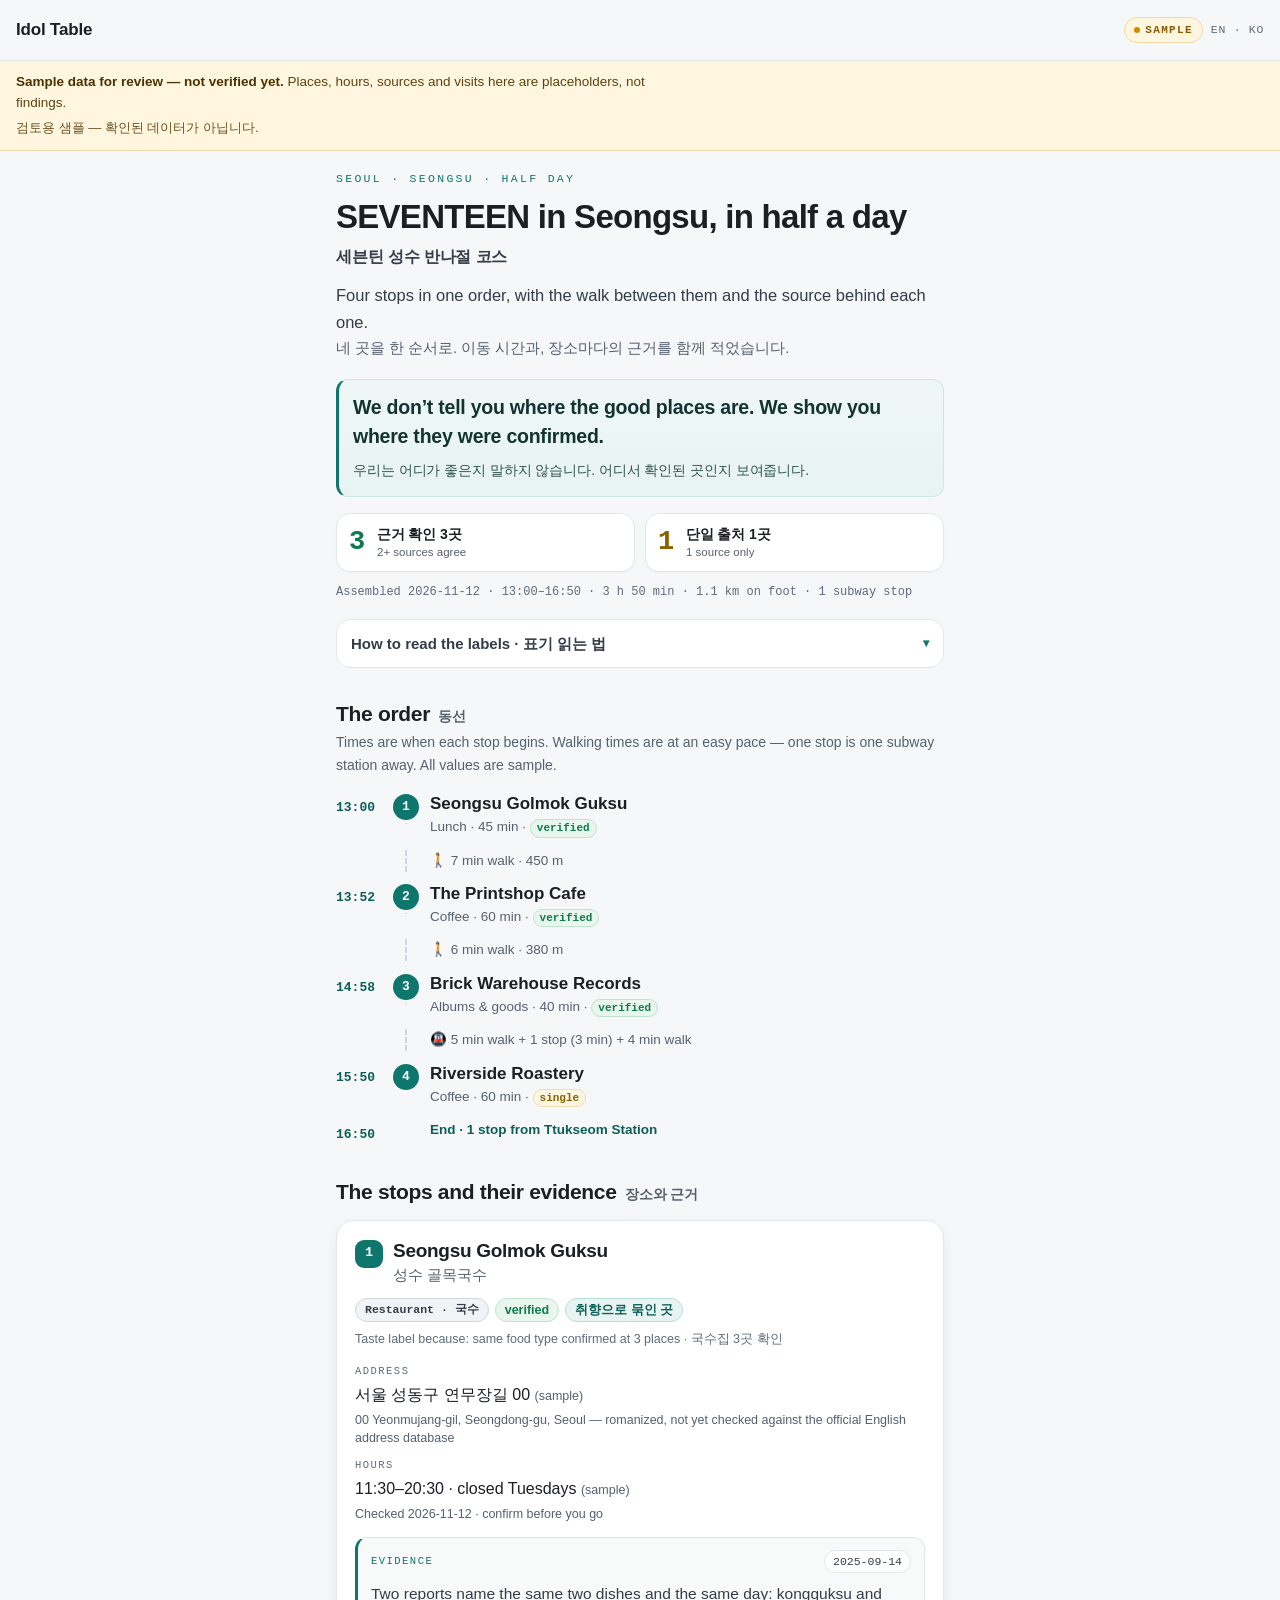
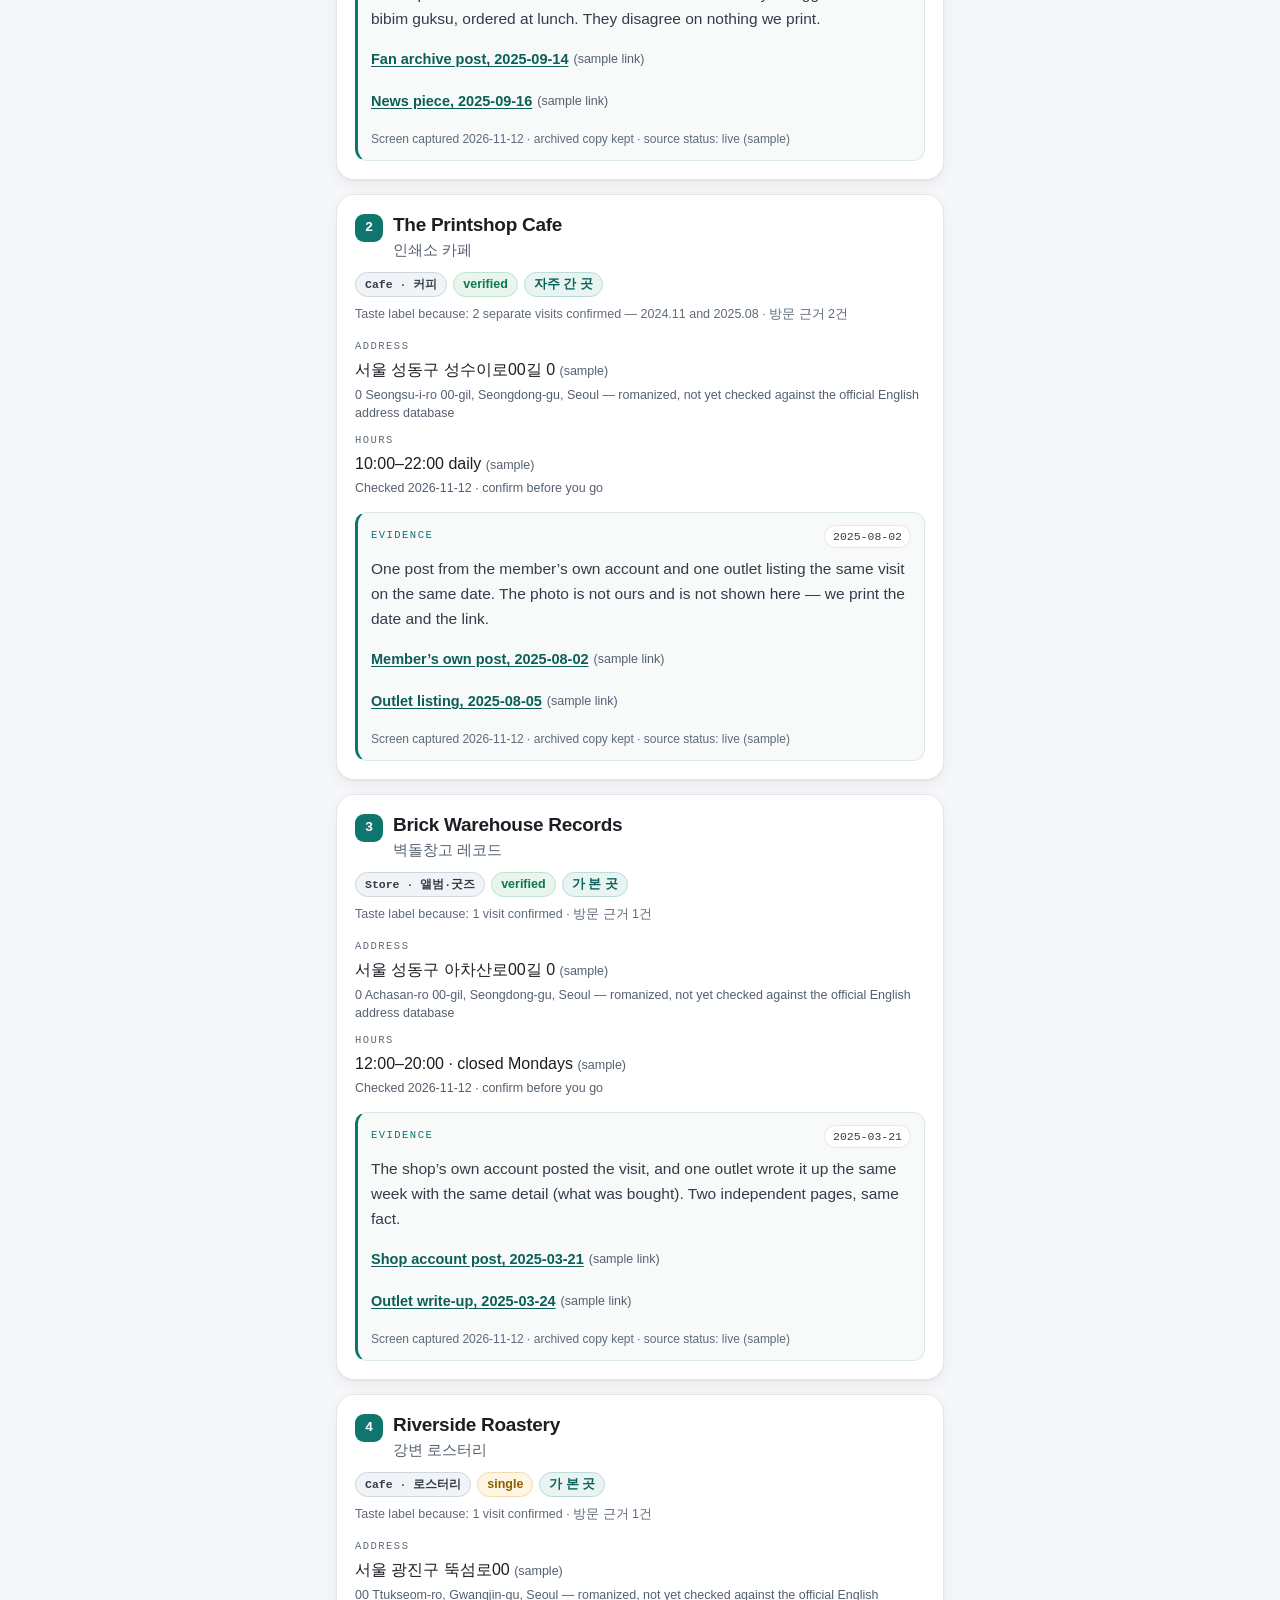
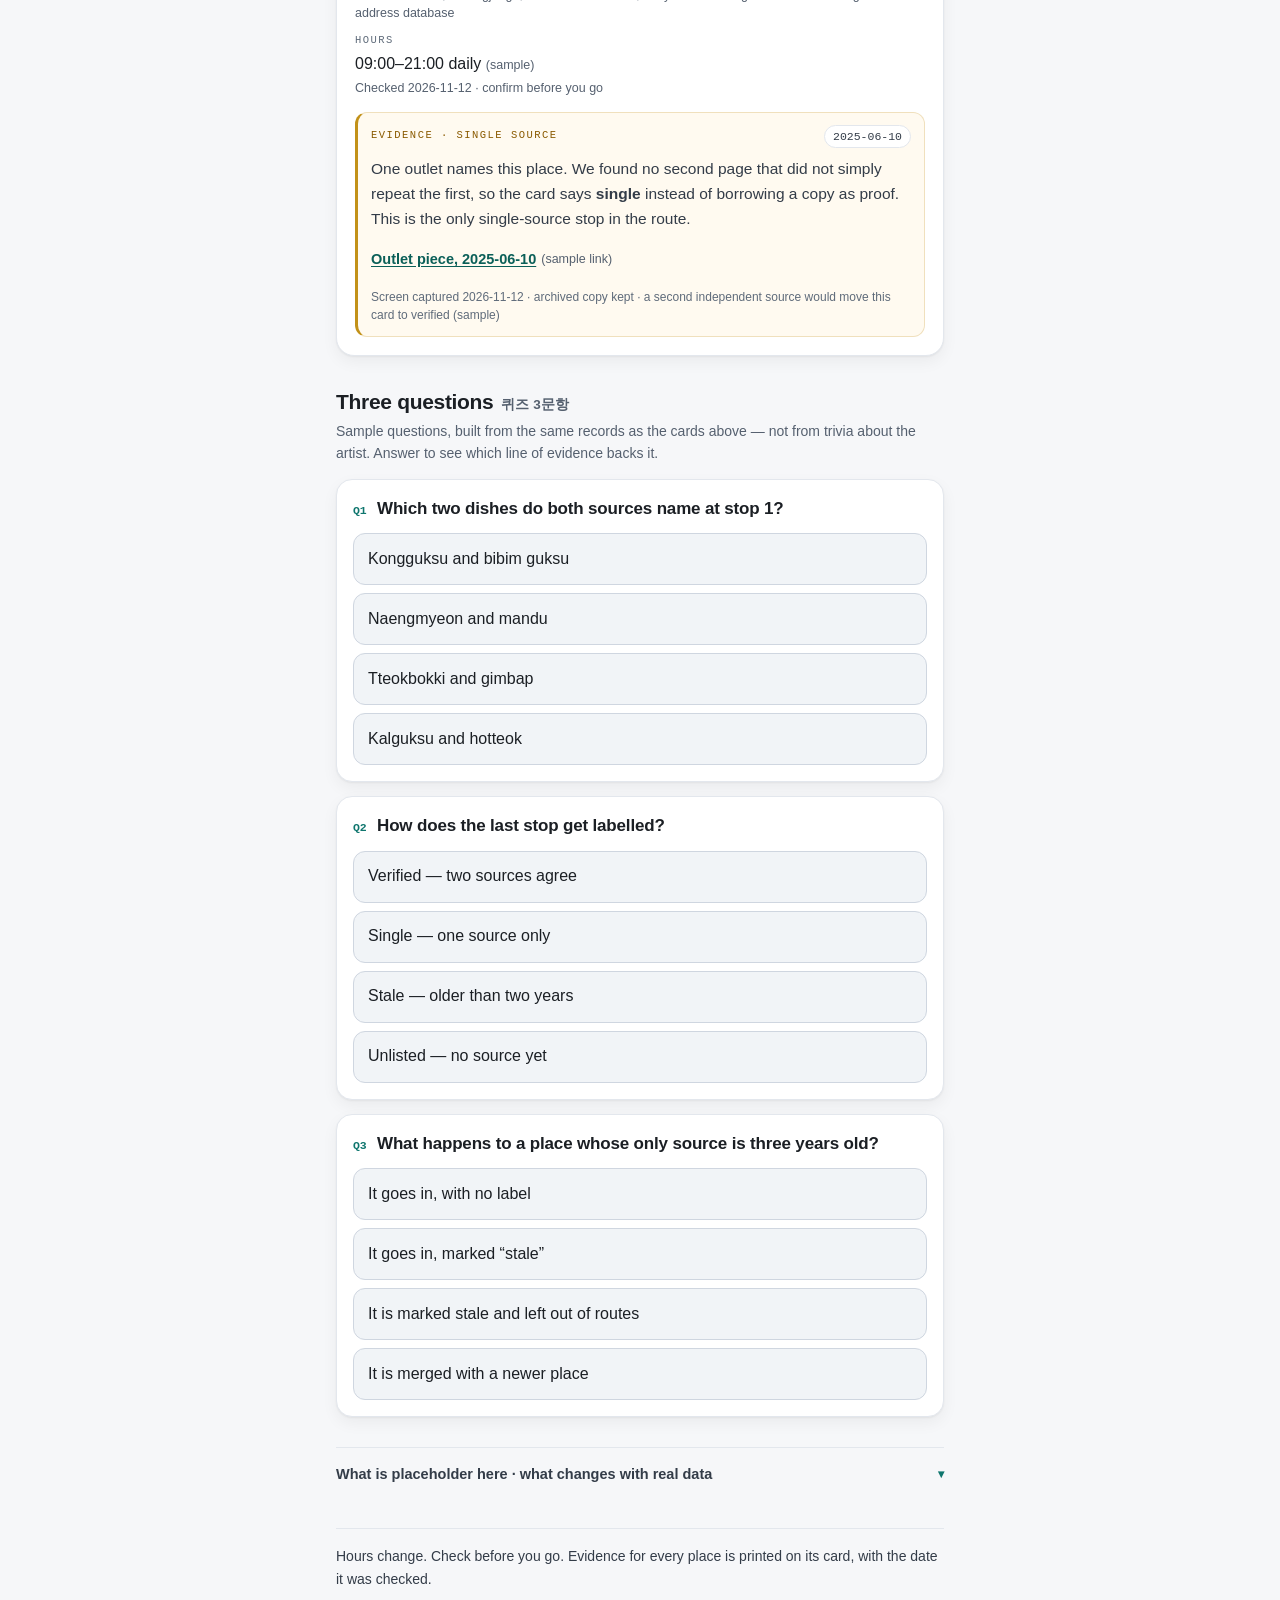
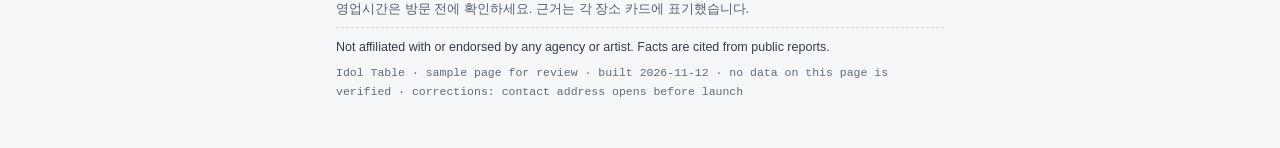
<file: sample-seventeen-seongsu.html>
<!doctype html>
<html lang="en">
<head>
<meta charset="utf-8">
<title>SEVENTEEN in Seongsu, in half a day — Idol Table (sample)</title>
<meta name="viewport" content="width=device-width,initial-scale=1,viewport-fit=cover">
<meta name="theme-color" content="#f6f7f9">
<meta name="color-scheme" content="light">
<meta name="robots" content="noindex">
<meta name="description" content="Sample review page for Idol Table: a half-day Seoul route where every stop carries its evidence grade, source and date. Sample data — not verified.">
<link rel="stylesheet" href="sample-seventeen-seongsu.css">
</head>
<body>

<header class="topbar">
  <a class="brand" href="index.html">Idol Table</a>
  <div class="top-right">
    <span class="sample-chip">SAMPLE</span>
    <span class="lang-static" aria-label="Languages: English and Korean">EN · KO</span>
  </div>
</header>

<div class="sample-banner" role="note" aria-label="Sample data notice">
  <p><b>Sample data for review — not verified yet.</b> Places, hours, sources and visits here are placeholders, not findings.</p>
  <p class="ko">검토용 샘플 — 확인된 데이터가 아닙니다.</p>
</div>

<main class="wrap">

  <!-- ── Hero ─────────────────────────────────────────────── -->
  <section class="hero">
    <p class="eyebrow">Seoul · Seongsu · Half day</p>
    <h1>SEVENTEEN in Seongsu, in half a day</h1>
    <p class="h1-ko">세븐틴 성수 반나절 코스</p>
    <p class="lede">Four stops in one order, with the walk between them and the source behind each one.</p>
    <p class="lede ko">네 곳을 한 순서로. 이동 시간과, 장소마다의 근거를 함께 적었습니다.</p>

    <div class="claim">
      <p class="claim-en">We don’t tell you where the good places are. We show you where they were confirmed.</p>
      <p class="claim-ko">우리는 어디가 좋은지 말하지 않습니다. 어디서 확인된 곳인지 보여줍니다.</p>
    </div>

    <div class="stats">
      <div class="stat">
        <span class="stat-n">3</span>
        <span class="stat-l"><b>근거 확인 3곳</b><span>2+ sources agree</span></span>
      </div>
      <div class="stat single">
        <span class="stat-n">1</span>
        <span class="stat-l"><b>단일 출처 1곳</b><span>1 source only</span></span>
      </div>
    </div>

    <p class="meta">Assembled 2026-11-12 · 13:00–16:50 · 3 h 50 min · 1.1 km on foot · 1 subway stop</p>

    <details class="legend">
      <summary>How to read the labels · 표기 읽는 법</summary>
      <ul>
        <li><span class="pill grade verified">verified</span> <b>근거 확인</b> — two or more sources agree on the same place and the same detail.</li>
        <li><span class="pill grade single">single</span> <b>단일 출처</b> — one source only. We say so; at most one such stop per route.</li>
        <li><span class="pill grade stale">stale</span> <b>오래된 근거</b> — older than two years. Never used in a route.</li>
        <li class="legend-taste">
          <span class="pill taste">가 본 곳</span> one visit confirmed ·
          <span class="pill taste">자주 간 곳</span> two or more ·
          <span class="pill taste">취향으로 묶인 곳</span> same food type confirmed at three or more places.
        </li>
        <li class="legend-rule">No “best”, no “top”, no “must-visit”, and no ranking anywhere on the page. The order is a time constraint, not a judgement.</li>
      </ul>
    </details>
  </section>

  <!-- ── Timeline ─────────────────────────────────────────── -->
  <section aria-labelledby="order-h">
    <h2 class="sec-title" id="order-h">The order <span class="sec-ko">동선</span></h2>
    <p class="sec-sub">Times are when each stop begins. Walking times are at an easy pace — one stop is one subway station away. All values are sample.</p>

    <ol class="timeline">
      <li class="tl">
        <span class="tl-time">13:00</span>
        <span class="tl-rail"><span class="tl-dot">1</span><span class="tl-line"></span></span>
        <span class="tl-body">
          <b>Seongsu Golmok Guksu</b>
          <span class="tl-sub">Lunch · 45 min · <span class="mg v">verified</span></span>
        </span>
      </li>
      <li class="tl-leg">
        <span class="tl-time"></span>
        <span class="tl-rail"><span class="tl-line leg-line"></span></span>
        <span class="tl-body"><span class="leg-txt">🚶 7 min walk · 450 m</span></span>
      </li>

      <li class="tl">
        <span class="tl-time">13:52</span>
        <span class="tl-rail"><span class="tl-dot">2</span><span class="tl-line"></span></span>
        <span class="tl-body">
          <b>The Printshop Cafe</b>
          <span class="tl-sub">Coffee · 60 min · <span class="mg v">verified</span></span>
        </span>
      </li>
      <li class="tl-leg">
        <span class="tl-time"></span>
        <span class="tl-rail"><span class="tl-line leg-line"></span></span>
        <span class="tl-body"><span class="leg-txt">🚶 6 min walk · 380 m</span></span>
      </li>

      <li class="tl">
        <span class="tl-time">14:58</span>
        <span class="tl-rail"><span class="tl-dot">3</span><span class="tl-line"></span></span>
        <span class="tl-body">
          <b>Brick Warehouse Records</b>
          <span class="tl-sub">Albums &amp; goods · 40 min · <span class="mg v">verified</span></span>
        </span>
      </li>
      <li class="tl-leg">
        <span class="tl-time"></span>
        <span class="tl-rail"><span class="tl-line leg-line"></span></span>
        <span class="tl-body"><span class="leg-txt">🚇 5 min walk + 1 stop (3 min) + 4 min walk</span></span>
      </li>

      <li class="tl">
        <span class="tl-time">15:50</span>
        <span class="tl-rail"><span class="tl-dot">4</span><span class="tl-line tl-line-end"></span></span>
        <span class="tl-body">
          <b>Riverside Roastery</b>
          <span class="tl-sub">Coffee · 60 min · <span class="mg s">single</span></span>
        </span>
      </li>
      <li class="tl-leg last">
        <span class="tl-time">16:50</span>
        <span class="tl-rail"></span>
        <span class="tl-body"><span class="leg-txt end">End · 1 stop from Ttukseom Station</span></span>
      </li>
    </ol>
  </section>

  <!-- ── Place cards ──────────────────────────────────────── -->
  <section aria-labelledby="stops-h">
    <h2 class="sec-title" id="stops-h">The stops and their evidence <span class="sec-ko">장소와 근거</span></h2>

    <article class="place">
      <div class="place-head">
        <span class="place-no">1</span>
        <div class="place-id">
          <h3>Seongsu Golmok Guksu</h3>
          <p class="place-ko">성수 골목국수</p>
        </div>
      </div>
      <div class="pills">
        <span class="pill cat">Restaurant · 국수</span>
        <span class="pill grade verified">verified</span>
        <span class="pill taste">취향으로 묶인 곳</span>
      </div>
      <p class="taste-why">Taste label because: same food type confirmed at 3 places · 국수집 3곳 확인</p>

      <dl class="facts">
        <div class="fact">
          <dt>Address</dt>
          <dd>서울 성동구 연무장길 00 <span class="sm">(sample)</span>
            <span class="sm block">00 Yeonmujang-gil, Seongdong-gu, Seoul — romanized, not yet checked against the official English address database</span></dd>
        </div>
        <div class="fact">
          <dt>Hours</dt>
          <dd>11:30–20:30 · closed Tuesdays <span class="sm">(sample)</span>
            <span class="sm block">Checked 2026-11-12 · confirm before you go</span></dd>
        </div>
      </dl>

      <div class="ev">
        <div class="ev-top"><span class="ev-k">Evidence</span><span class="ev-date">2025-09-14</span></div>
        <p class="ev-body">Two reports name the same two dishes and the same day: kongguksu and bibim guksu, ordered at lunch. They disagree on nothing we print.</p>
        <ul class="ev-links">
          <li><a href="https://example.com/kpop-food-quiz/sample-source-1" rel="noopener">Fan archive post, 2025-09-14</a> <span class="sm">(sample link)</span></li>
          <li><a href="https://example.com/kpop-food-quiz/sample-source-2" rel="noopener">News piece, 2025-09-16</a> <span class="sm">(sample link)</span></li>
        </ul>
        <p class="ev-cap">Screen captured 2026-11-12 · archived copy kept · source status: live (sample)</p>
      </div>
    </article>

    <article class="place">
      <div class="place-head">
        <span class="place-no">2</span>
        <div class="place-id">
          <h3>The Printshop Cafe</h3>
          <p class="place-ko">인쇄소 카페</p>
        </div>
      </div>
      <div class="pills">
        <span class="pill cat">Cafe · 커피</span>
        <span class="pill grade verified">verified</span>
        <span class="pill taste">자주 간 곳</span>
      </div>
      <p class="taste-why">Taste label because: 2 separate visits confirmed — 2024.11 and 2025.08 · 방문 근거 2건</p>

      <dl class="facts">
        <div class="fact">
          <dt>Address</dt>
          <dd>서울 성동구 성수이로00길 0 <span class="sm">(sample)</span>
            <span class="sm block">0 Seongsu-i-ro 00-gil, Seongdong-gu, Seoul — romanized, not yet checked against the official English address database</span></dd>
        </div>
        <div class="fact">
          <dt>Hours</dt>
          <dd>10:00–22:00 daily <span class="sm">(sample)</span>
            <span class="sm block">Checked 2026-11-12 · confirm before you go</span></dd>
        </div>
      </dl>

      <div class="ev">
        <div class="ev-top"><span class="ev-k">Evidence</span><span class="ev-date">2025-08-02</span></div>
        <p class="ev-body">One post from the member’s own account and one outlet listing the same visit on the same date. The photo is not ours and is not shown here — we print the date and the link.</p>
        <ul class="ev-links">
          <li><a href="https://example.com/kpop-food-quiz/sample-source-3" rel="noopener">Member’s own post, 2025-08-02</a> <span class="sm">(sample link)</span></li>
          <li><a href="https://example.com/kpop-food-quiz/sample-source-4" rel="noopener">Outlet listing, 2025-08-05</a> <span class="sm">(sample link)</span></li>
        </ul>
        <p class="ev-cap">Screen captured 2026-11-12 · archived copy kept · source status: live (sample)</p>
      </div>
    </article>

    <article class="place">
      <div class="place-head">
        <span class="place-no">3</span>
        <div class="place-id">
          <h3>Brick Warehouse Records</h3>
          <p class="place-ko">벽돌창고 레코드</p>
        </div>
      </div>
      <div class="pills">
        <span class="pill cat">Store · 앨범·굿즈</span>
        <span class="pill grade verified">verified</span>
        <span class="pill taste">가 본 곳</span>
      </div>
      <p class="taste-why">Taste label because: 1 visit confirmed · 방문 근거 1건</p>

      <dl class="facts">
        <div class="fact">
          <dt>Address</dt>
          <dd>서울 성동구 아차산로00길 0 <span class="sm">(sample)</span>
            <span class="sm block">0 Achasan-ro 00-gil, Seongdong-gu, Seoul — romanized, not yet checked against the official English address database</span></dd>
        </div>
        <div class="fact">
          <dt>Hours</dt>
          <dd>12:00–20:00 · closed Mondays <span class="sm">(sample)</span>
            <span class="sm block">Checked 2026-11-12 · confirm before you go</span></dd>
        </div>
      </dl>

      <div class="ev">
        <div class="ev-top"><span class="ev-k">Evidence</span><span class="ev-date">2025-03-21</span></div>
        <p class="ev-body">The shop’s own account posted the visit, and one outlet wrote it up the same week with the same detail (what was bought). Two independent pages, same fact.</p>
        <ul class="ev-links">
          <li><a href="https://example.com/kpop-food-quiz/sample-source-5" rel="noopener">Shop account post, 2025-03-21</a> <span class="sm">(sample link)</span></li>
          <li><a href="https://example.com/kpop-food-quiz/sample-source-6" rel="noopener">Outlet write-up, 2025-03-24</a> <span class="sm">(sample link)</span></li>
        </ul>
        <p class="ev-cap">Screen captured 2026-11-12 · archived copy kept · source status: live (sample)</p>
      </div>
    </article>

    <article class="place single-one">
      <div class="place-head">
        <span class="place-no">4</span>
        <div class="place-id">
          <h3>Riverside Roastery</h3>
          <p class="place-ko">강변 로스터리</p>
        </div>
      </div>
      <div class="pills">
        <span class="pill cat">Cafe · 로스터리</span>
        <span class="pill grade single">single</span>
        <span class="pill taste">가 본 곳</span>
      </div>
      <p class="taste-why">Taste label because: 1 visit confirmed · 방문 근거 1건</p>

      <dl class="facts">
        <div class="fact">
          <dt>Address</dt>
          <dd>서울 광진구 뚝섬로00 <span class="sm">(sample)</span>
            <span class="sm block">00 Ttukseom-ro, Gwangjin-gu, Seoul — romanized, not yet checked against the official English address database</span></dd>
        </div>
        <div class="fact">
          <dt>Hours</dt>
          <dd>09:00–21:00 daily <span class="sm">(sample)</span>
            <span class="sm block">Checked 2026-11-12 · confirm before you go</span></dd>
        </div>
      </dl>

      <div class="ev ev-single">
        <div class="ev-top"><span class="ev-k">Evidence · single source</span><span class="ev-date">2025-06-10</span></div>
        <p class="ev-body">One outlet names this place. We found no second page that did not simply repeat the first, so the card says <b>single</b> instead of borrowing a copy as proof. This is the only single-source stop in the route.</p>
        <ul class="ev-links">
          <li><a href="https://example.com/kpop-food-quiz/sample-source-7" rel="noopener">Outlet piece, 2025-06-10</a> <span class="sm">(sample link)</span></li>
        </ul>
        <p class="ev-cap">Screen captured 2026-11-12 · archived copy kept · a second independent source would move this card to verified (sample)</p>
      </div>
    </article>
  </section>

  <!-- ── Quiz ─────────────────────────────────────────────── -->
  <section class="quiz-sec" aria-labelledby="quiz-h">
    <h2 class="sec-title" id="quiz-h">Three questions <span class="sec-ko">퀴즈 3문항</span></h2>
    <p class="sec-sub">Sample questions, built from the same records as the cards above — not from trivia about the artist. Answer to see which line of evidence backs it.</p>

    <div class="q" role="group" aria-labelledby="q1-title" data-q="1"
      data-explain="Both the fan archive post (2025-09-14) and the news piece (2025-09-16) name kongguksu and bibim guksu. Two pages agreeing on the same detail is what makes the stop “verified”."
      data-src="Sources: sample-source-1, sample-source-2 · evidence date 2025-09-14">
      <p class="q-text" id="q1-title"><span class="q-no">Q1</span> Which two dishes do both sources name at stop 1?</p>
      <div class="choices">
        <button class="choice" type="button" data-ok="1">Kongguksu and bibim guksu</button>
        <button class="choice" type="button">Naengmyeon and mandu</button>
        <button class="choice" type="button">Tteokbokki and gimbap</button>
        <button class="choice" type="button">Kalguksu and hotteok</button>
      </div>
      <div class="q-fb" aria-live="polite" hidden></div>
    </div>

    <div class="q" role="group" aria-labelledby="q2-title" data-q="2"
      data-explain="Only one outlet names Riverside Roastery. Rather than count a copy as a second source, the card prints “single” and the route keeps only one such stop."
      data-src="Source: sample-source-7 · evidence date 2025-06-10">
      <p class="q-text" id="q2-title"><span class="q-no">Q2</span> How does the last stop get labelled?</p>
      <div class="choices">
        <button class="choice" type="button">Verified — two sources agree</button>
        <button class="choice" type="button" data-ok="1">Single — one source only</button>
        <button class="choice" type="button">Stale — older than two years</button>
        <button class="choice" type="button">Unlisted — no source yet</button>
      </div>
      <div class="q-fb" aria-live="polite" hidden></div>
    </div>

    <div class="q" role="group" aria-labelledby="q3-title" data-q="3"
      data-explain="A source older than two years is marked stale and the place leaves the route. A 2023 post is not evidence for a 2026 afternoon."
      data-src="Rule: evidence_date is printed on every card; stale places are excluded">
      <p class="q-text" id="q3-title"><span class="q-no">Q3</span> What happens to a place whose only source is three years old?</p>
      <div class="choices">
        <button class="choice" type="button">It goes in, with no label</button>
        <button class="choice" type="button">It goes in, marked “stale”</button>
        <button class="choice" type="button" data-ok="1">It is marked stale and left out of routes</button>
        <button class="choice" type="button">It is merged with a newer place</button>
      </div>
      <div class="q-fb" aria-live="polite" hidden></div>
    </div>

    <div class="score" id="score" hidden>
      <p class="score-n"><span id="scoreNum">0</span> / 3</p>
      <p class="score-l" id="scoreLine"></p>
      <div class="score-actions">
        <button class="btn primary" type="button" id="copyRoute">Copy the route as text</button>
        <button class="btn" type="button" id="shareRoute">Share this route</button>
      </div>
      <p class="score-note">Save and share are the return hooks — no account needed. Both work on this sample with sample text.</p>
    </div>
  </section>

  <!-- ── Review notes ─────────────────────────────────────── -->
  <details class="review">
    <summary>What is placeholder here · what changes with real data</summary>
    <ul>
      <li>Place names, addresses, hours, visit dates, source links and quiz answers are invented for layout review. Nothing on this page is a verified finding.</li>
      <li>The two badges at the top and every card’s grade are computed from place records in the real build — not typed in by hand.</li>
      <li>Hours come from the map listing plus the latest official post, and each card prints the date it was checked.</li>
      <li>Each source becomes its original link plus our captured screen and an archive copy. If the original disappears, the card says so and the capture stays.</li>
      <li>One single-source stop per route is the cap; a place older than two years leaves the route.</li>
      <li>Japanese is not translated in this sample. The layout keeps room for the JA line under each English line.</li>
    </ul>
  </details>

  <footer class="foot">
    <p class="foot-lead">Hours change. Check before you go. Evidence for every place is printed on its card, with the date it was checked.</p>
    <p class="foot-ko">영업시간은 방문 전에 확인하세요. 근거는 각 장소 카드에 표기했습니다.</p>
    <p class="foot-legal">Not affiliated with or endorsed by any agency or artist. Facts are cited from public reports.</p>
    <p class="foot-meta">Idol Table · sample page for review · built 2026-11-12 · no data on this page is verified · corrections: contact address opens before launch</p>
  </footer>

</main>

<div class="toast" id="toast" role="status" aria-live="polite" hidden></div>

<script src="sample-seventeen-seongsu.js"></script>
</body>
</html>
</file>
<file: sample-seventeen-seongsu.css>
/* ============================================================
   Idol Table — sample route page ("SEVENTEEN in Seongsu")
   A single static page for review. Same paper/teal palette as
   style.css, no framework, no images (CSS shapes + emoji only).
   ============================================================ */

:root{
  color-scheme: light;
  --paper:#f6f7f9; --card:#ffffff; --card2:#f1f4f7; --card3:#e9edf2;
  --line:#e3e7ed; --line2:#cfd6e0;
  --ink:#1b1f24; --ink2:#333c48; --muted:#55606f; --faint:#5f6b7a;
  --accent:#0f766e; --accent-deep:#0b5f58; --accent-bright:#2dd4bf; --accent-soft:#e8f4f2;
  --hero:#10151c; --hero2:#16202b; --hero-line:#2b3947;
  --ok:#0f7a4d; --ok-bg:#e8f6ee; --ok-line:#bfe3ce;
  --bad:#b3261e; --bad-bg:#fdecea; --bad-line:#f0c3be;
  --warn:#8a6100; --warn-bg:#fdf6e3; --warn-line:#eedcb0;
  --sample:#8a5a00; --sample-bg:#fff6e0; --sample-line:#eed9a8;
  --shadow:0 1px 2px rgba(16,21,28,.05), 0 6px 16px rgba(16,21,28,.05);
  --f-body:-apple-system,BlinkMacSystemFont,"Segoe UI",Roboto,"Helvetica Neue",Arial,
    "Apple SD Gothic Neo","Noto Sans KR","Noto Sans CJK KR","Malgun Gothic","Liberation Sans",sans-serif;
  --f-mono:ui-monospace,SFMono-Regular,Menlo,Consolas,"Liberation Mono",monospace;
}

*{box-sizing:border-box}
[hidden]{display:none!important}
html,body{margin:0;padding:0;background:var(--paper);color:var(--ink);
  font-family:var(--f-body);font-size:17px;line-height:1.7;
  -webkit-text-size-adjust:100%;text-size-adjust:100%;
  overflow-x:hidden;-webkit-tap-highlight-color:transparent}
h1,h2,h3{word-break:keep-all;overflow-wrap:anywhere}
a{color:var(--accent-deep)}
button{font:inherit;color:inherit;background:none;border:0;cursor:pointer}
:focus-visible{outline:3px solid var(--accent);outline-offset:2px}

/* ---------- top bar ---------- */
.topbar{position:sticky;top:0;z-index:30;display:flex;align-items:center;justify-content:space-between;
  gap:10px;padding:calc(8px + env(safe-area-inset-top,0px)) 16px 8px;
  background:rgba(246,247,249,.96);border-bottom:1px solid var(--line);backdrop-filter:blur(8px)}
.brand{font-weight:800;font-size:17px;letter-spacing:-.01em;color:var(--ink);
  min-height:44px;display:inline-flex;align-items:center;text-decoration:none}
.top-right{display:flex;align-items:center;gap:8px}
.sample-chip{display:inline-flex;align-items:center;gap:5px;padding:3px 9px;border-radius:999px;
  background:var(--sample-bg);border:1px solid var(--sample-line);color:var(--sample);
  font-family:var(--f-mono);font-size:11px;font-weight:700;letter-spacing:.12em}
.sample-chip::before{content:"";width:6px;height:6px;border-radius:50%;background:#d08a00}
.lang-static{font-family:var(--f-mono);font-size:11.5px;letter-spacing:.06em;color:var(--faint)}

/* ---------- sample banner ---------- */
.sample-banner{padding:11px 16px 12px;background:var(--sample-bg);border-bottom:1px solid var(--sample-line)}
.sample-banner p{margin:0;max-width:640px;font-size:13.5px;line-height:1.55;color:#5c4210}
.sample-banner p + p{margin-top:4px}
.sample-banner .ko{font-size:13px;color:#6b5220}
.sample-banner b{color:#4a3200}

/* ---------- layout ---------- */
.wrap{max-width:640px;margin:0 auto;padding:0 16px 40px}

/* ---------- hero ---------- */
.hero{padding:18px 0 0}
.eyebrow{margin:0 0 8px;font-family:var(--f-mono);font-size:11.5px;letter-spacing:.2em;
  text-transform:uppercase;color:var(--accent)}
h1{margin:0;font-size:clamp(26px,7vw,33px);line-height:1.22;letter-spacing:-.022em;color:var(--ink)}
.h1-ko{margin:6px 0 0;font-size:16px;font-weight:600;color:var(--ink2);letter-spacing:-.01em}
.lede{margin:12px 0 0;font-size:16.5px;line-height:1.62;color:var(--ink2);word-break:keep-all}
.lede.ko{margin-top:2px;font-size:14.5px;color:var(--muted)}

.claim{margin:18px 0 0;padding:13px 14px 14px;border-radius:12px;
  background:linear-gradient(180deg,#eef7f5,#e8f4f2);border:1px solid #cfe7e2;border-left:3px solid var(--accent)}
.claim-en{margin:0;font-size:18px;line-height:1.5;font-weight:700;letter-spacing:-.012em;color:#12332f}
.claim-ko{margin:8px 0 0;font-size:14px;line-height:1.6;color:#2f544f;letter-spacing:-.005em}

.stats{display:grid;grid-template-columns:1fr 1fr;gap:10px;margin-top:16px}
.stat{display:flex;align-items:center;gap:10px;padding:11px 12px;border-radius:14px;
  background:var(--card);border:1px solid var(--line);box-shadow:0 1px 2px rgba(16,21,28,.03)}
.stat-n{font-family:var(--f-mono);font-size:27px;line-height:1;font-weight:600;color:var(--ok);min-width:18px}
.stat.single .stat-n{color:var(--warn)}
.stat-l{display:grid;gap:2px;min-width:0}
.stat-l b{font-size:14px;line-height:1.3;letter-spacing:-.01em;color:var(--ink)}
.stat-l span{font-size:11.5px;line-height:1.35;color:var(--muted)}

.meta{margin:11px 0 0;font-family:var(--f-mono);font-size:12px;line-height:1.6;color:var(--faint)}

/* ---------- legend ---------- */
.legend{margin-top:16px;border:1px solid var(--line);border-radius:14px;background:var(--card)}
.legend summary{display:flex;align-items:center;min-height:46px;padding:11px 14px;
  font-size:15px;font-weight:700;color:var(--ink2);list-style:none;cursor:pointer}
.legend summary::-webkit-details-marker{display:none}
.legend summary::after{content:'▾';margin-left:auto;color:var(--accent);font-size:12px}
.legend[open] summary::after{content:'▴'}
.legend ul{margin:0;padding:0 14px 14px;list-style:none;display:grid;gap:9px}
.legend li{font-size:14px;line-height:1.55;color:var(--ink2)}
.legend .pill{margin-right:3px;vertical-align:2px}
.legend-rule{padding-top:8px;border-top:1px dashed var(--line2);color:var(--faint)}

/* ---------- pills ---------- */
.pill{display:inline-flex;align-items:center;padding:2px 9px;border-radius:999px;
  font-size:12.5px;font-weight:700;line-height:1.5;border:1px solid var(--line2);
  background:var(--card2);color:var(--ink2);white-space:nowrap}
.pill.cat{font-family:var(--f-mono);font-size:11.5px;font-weight:600;letter-spacing:0}
.pill.grade.verified{background:var(--ok-bg);border-color:var(--ok-line);color:var(--ok)}
.pill.grade.single{background:var(--warn-bg);border-color:var(--warn-line);color:var(--warn)}
.pill.grade.stale{background:#eef0f3;border-color:#d5dae1;color:#5f6b7a}
.pill.taste{background:var(--accent-soft);border-color:#b9ded7;color:var(--accent-deep)}

/* ---------- section heads ---------- */
.sec-title{display:flex;align-items:baseline;flex-wrap:wrap;gap:8px;
  margin:32px 0 4px;font-size:20px;line-height:1.3;letter-spacing:-.015em;color:var(--ink)}
.sec-ko{font-size:13.5px;font-weight:600;color:var(--muted);letter-spacing:0}
.sec-sub{margin:0;font-size:14px;line-height:1.6;color:var(--muted)}

/* ---------- timeline ---------- */
.timeline{list-style:none;margin:16px 0 0;padding:0}
.timeline li{display:grid;grid-template-columns:46px 26px minmax(0,1fr);column-gap:11px;align-items:start}
.tl{padding:0 0 2px}
.tl-rail{position:relative;display:flex;justify-content:center;align-items:flex-start}
.tl-dot{width:26px;height:26px;border-radius:50%;margin-top:2px;background:var(--accent);color:#fff;
  display:inline-flex;align-items:center;justify-content:center;
  font-family:var(--f-mono);font-size:13px;font-weight:700;position:relative;z-index:1;
  box-shadow:0 0 0 3px var(--paper)}
.tl-line{position:absolute;left:50%;top:30px;bottom:-4px;width:2px;margin-left:-1px;background:var(--line2)}
.tl-line-end{display:none}
.tl-time{font-family:var(--f-mono);font-size:13px;font-weight:600;color:var(--accent-deep);padding-top:5px}
.tl-body{display:grid;gap:1px;padding-bottom:10px}
.tl-body b{font-size:17px;line-height:1.4;color:var(--ink)}
.tl-sub{font-size:13.5px;line-height:1.5;color:var(--muted)}
.mg{display:inline-block;font-family:var(--f-mono);font-size:11px;font-weight:700;padding:0 6px;
  border-radius:999px;border:1px solid}
.mg.v{background:var(--ok-bg);border-color:var(--ok-line);color:var(--ok)}
.mg.s{background:var(--warn-bg);border-color:var(--warn-line);color:var(--warn)}

.tl-leg{padding:0}
.tl-leg .tl-rail{min-height:26px}
.leg-line{position:static;display:block;width:0;height:22px;margin:0 auto;
  border-left:2px dashed var(--line2);background:none}
.tl-leg .tl-body{padding-bottom:12px}
.leg-txt{font-size:13.5px;line-height:1.45;color:var(--muted);padding-top:1px}
.leg-txt.end{color:var(--accent-deep);font-weight:600}
.tl-leg.last .tl-body{padding-bottom:0}

/* ---------- place cards ---------- */
.place{margin:14px 0 0;padding:16px;border-radius:18px;background:var(--card);
  border:1px solid var(--line);box-shadow:var(--shadow)}
.place-head{display:flex;align-items:flex-start;gap:10px}
.place-no{flex:0 0 28px;height:28px;border-radius:9px;background:var(--accent);color:#fff;
  display:inline-flex;align-items:center;justify-content:center;
  font-family:var(--f-mono);font-size:13.5px;font-weight:700;margin-top:1px}
.place-id{min-width:0}
.place-id h3{margin:0;font-size:19px;line-height:1.3;letter-spacing:-.015em;color:var(--ink)}
.place-ko{margin:2px 0 0;font-size:14.5px;line-height:1.4;color:var(--muted)}
.pills{display:flex;flex-wrap:wrap;gap:6px;margin-top:12px}
.taste-why{margin:8px 0 0;font-size:12.5px;line-height:1.5;color:var(--faint)}

.facts{margin:14px 0 0;padding:0;display:grid;gap:10px}
.fact dt{font-family:var(--f-mono);font-size:10.5px;letter-spacing:.14em;text-transform:uppercase;color:var(--faint)}
.fact dd{margin:2px 0 0;font-size:16px;line-height:1.55;color:var(--ink);overflow-wrap:anywhere}
.sm{font-size:12.5px;line-height:1.45;color:var(--muted)}
.block{display:block;margin-top:3px}

.ev{margin-top:14px;padding:12px 13px;border-radius:12px;
  background:#f7faf9;border:1px solid #dceae7;border-left:3px solid var(--accent)}
.ev-single{background:#fffaf0;border-color:#f0e0bd;border-left-color:#c29118}
.ev-top{display:flex;align-items:center;justify-content:space-between;gap:10px}
.ev-k{font-family:var(--f-mono);font-size:10.5px;letter-spacing:.14em;text-transform:uppercase;color:var(--accent)}
.ev-single .ev-k{color:var(--sample)}
.ev-date{font-family:var(--f-mono);font-size:11.5px;color:var(--ink2);background:var(--card);
  border:1px solid var(--line);border-radius:999px;padding:1px 8px;white-space:nowrap}
.ev-body{margin:8px 0 0;font-size:15.5px;line-height:1.62;color:var(--ink2);word-break:keep-all}
.ev-links{margin:8px 0 0;padding:0;list-style:none;display:grid;gap:2px}
.ev-links li{display:flex;align-items:center;flex-wrap:wrap;gap:5px;min-height:40px}
.ev-links a{font-size:14.5px;font-weight:700;color:var(--accent-deep);
  text-decoration:underline;text-underline-offset:2px;overflow-wrap:anywhere}
.ev-links .sm{font-weight:500;margin-left:0}
.ev-cap{margin:9px 0 0;font-size:12px;line-height:1.5;color:var(--faint)}

/* ---------- quiz ---------- */
.quiz-sec{margin-top:6px}
.q{min-width:0;margin:14px 0 0;padding:16px;border-radius:16px;background:var(--card);
  border:1px solid var(--line);box-shadow:var(--shadow)}
.q-text{padding:0;margin:0;font-size:17px;line-height:1.5;font-weight:700;
  letter-spacing:-.01em;color:var(--ink);word-break:keep-all}
.q-no{display:inline-block;font-family:var(--f-mono);font-size:11.5px;font-weight:700;
  color:var(--accent);margin-right:6px}
.choices{display:grid;gap:8px;margin-top:12px}
.choice{display:block;width:100%;min-height:52px;padding:12px 14px;text-align:left;
  border-radius:12px;border:1.5px solid var(--line2);background:var(--card2);
  font-size:16px;line-height:1.4;color:var(--ink);word-break:keep-all;overflow-wrap:anywhere;
  transition:background .15s ease,border-color .15s ease}
.choice:active{transform:scale(.995)}
.choice:disabled{cursor:default}
.choice.correct{border-color:var(--ok);background:var(--ok-bg);font-weight:700}
.choice.wrong{border-color:var(--bad-line);background:var(--bad-bg)}
.choice.dim{opacity:.55}
.q-fb{margin-top:12px;padding:12px 13px;border-radius:12px;background:#f3f8f7;
  border-left:3px solid var(--accent);font-size:14.5px;line-height:1.62;color:var(--ink);
  word-break:keep-all}
.q-fb.bad{background:#fdf6ef;border-left-color:#c29118}
.vf{display:block;margin-bottom:3px;font-weight:800}
.q-fb.ok .vf{color:var(--ok)}
.q-fb.bad .vf{color:#8a6100}
.fsrc{display:block;margin-top:7px;font-family:var(--f-mono);font-size:11.5px;color:var(--muted)}

/* ---------- score / actions ---------- */
.score{margin:18px 0 0;padding:18px 16px;border-radius:18px;color:#eef2f7;
  background:radial-gradient(120% 100% at 10% 0%,#1c2a36 0%,var(--hero2) 48%,var(--hero) 100%);
  border:1px solid #202c3a;box-shadow:0 12px 26px rgba(16,21,28,.2)}
.score-n{margin:0;font-family:var(--f-mono);font-size:30px;line-height:1;color:#7fd8cd}
.score-l{margin:8px 0 0;font-size:15px;line-height:1.5;color:#c6d3df}
.score-l .ko-line{display:block;margin-top:4px;font-size:13.5px;color:#9db0c2}
.score-actions{display:grid;gap:8px;margin-top:15px}
.btn{display:inline-flex;align-items:center;justify-content:center;min-height:50px;padding:0 16px;
  border-radius:12px;border:1.5px solid var(--line2);background:var(--card);
  font-size:16px;font-weight:700;color:var(--ink)}
.btn.primary{background:var(--accent);border-color:var(--accent);color:#fff}
.score .btn{background:rgba(255,255,255,.07);border-color:var(--hero-line);color:#eef2f7}
.score .btn.primary{background:var(--accent-bright);border-color:var(--accent-bright);color:#08211d}
.score-note{margin:12px 0 0;font-size:12.5px;line-height:1.55;color:#9db0c2}

/* ---------- review notes ---------- */
.review{margin:30px 0 0;padding:0;border-top:1px solid var(--line)}
.review summary{display:flex;align-items:center;min-height:52px;font-size:14.5px;font-weight:700;
  color:var(--ink2);list-style:none;cursor:pointer}
.review summary::-webkit-details-marker{display:none}
.review summary::after{content:'▾';margin-left:auto;color:var(--accent);font-size:12px}
.review[open] summary::after{content:'▴'}
.review ul{margin:0 0 0;padding:0 0 0 18px;display:grid;gap:7px}
.review li{font-size:13.5px;line-height:1.6;color:var(--ink2);word-break:keep-all}

/* ---------- footer ---------- */
.foot{margin-top:28px;padding-top:16px;border-top:1px solid var(--line);
  font-size:13px;line-height:1.65;color:var(--muted)}
.foot p{margin:0 0 7px;overflow-wrap:anywhere}
.foot-lead{font-size:14px;color:var(--ink2)}
.foot-ko{font-size:13px;color:var(--muted)}
.foot-legal{margin-top:10px;padding-top:9px;border-top:1px dashed var(--line2);
  font-size:12.5px;color:var(--ink2)}
.foot-meta{font-family:var(--f-mono);font-size:11.5px;line-height:1.6;color:var(--faint)}

/* ---------- toast ---------- */
.toast{position:fixed;left:50%;bottom:calc(22px + env(safe-area-inset-bottom,0px));
  transform:translateX(-50%);z-index:60;max-width:min(420px,92vw);padding:12px 18px;
  border-radius:999px;background:#16202b;color:#f2f7fb;font-size:14.5px;text-align:center;
  box-shadow:0 10px 24px rgba(16,21,28,.28)}

/* ---------- wider ---------- */
@media (min-width:560px){
  .place{padding:18px}
  .claim-en{font-size:19.5px}
  .sec-title{font-size:21px}
}
@media (prefers-reduced-motion:reduce){
  *{animation:none!important;transition:none!important;scroll-behavior:auto!important}
}
</file>
